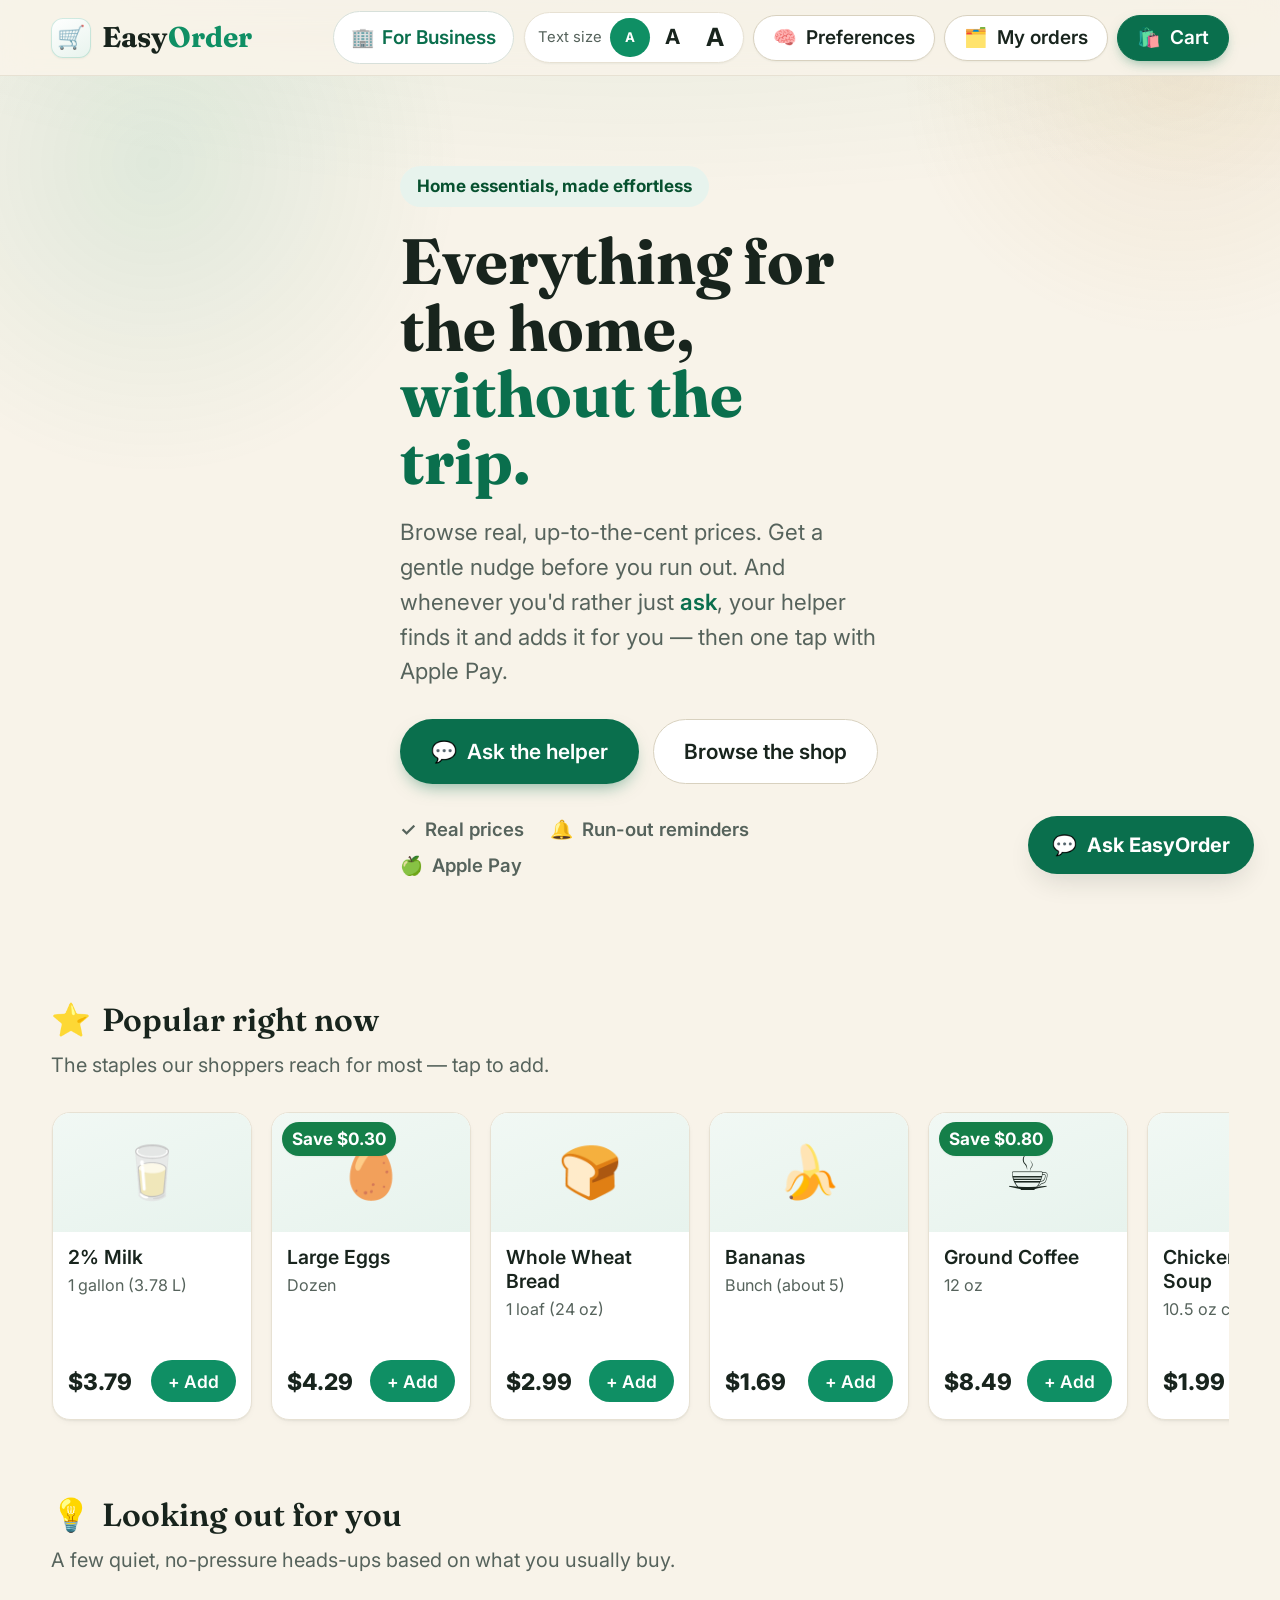
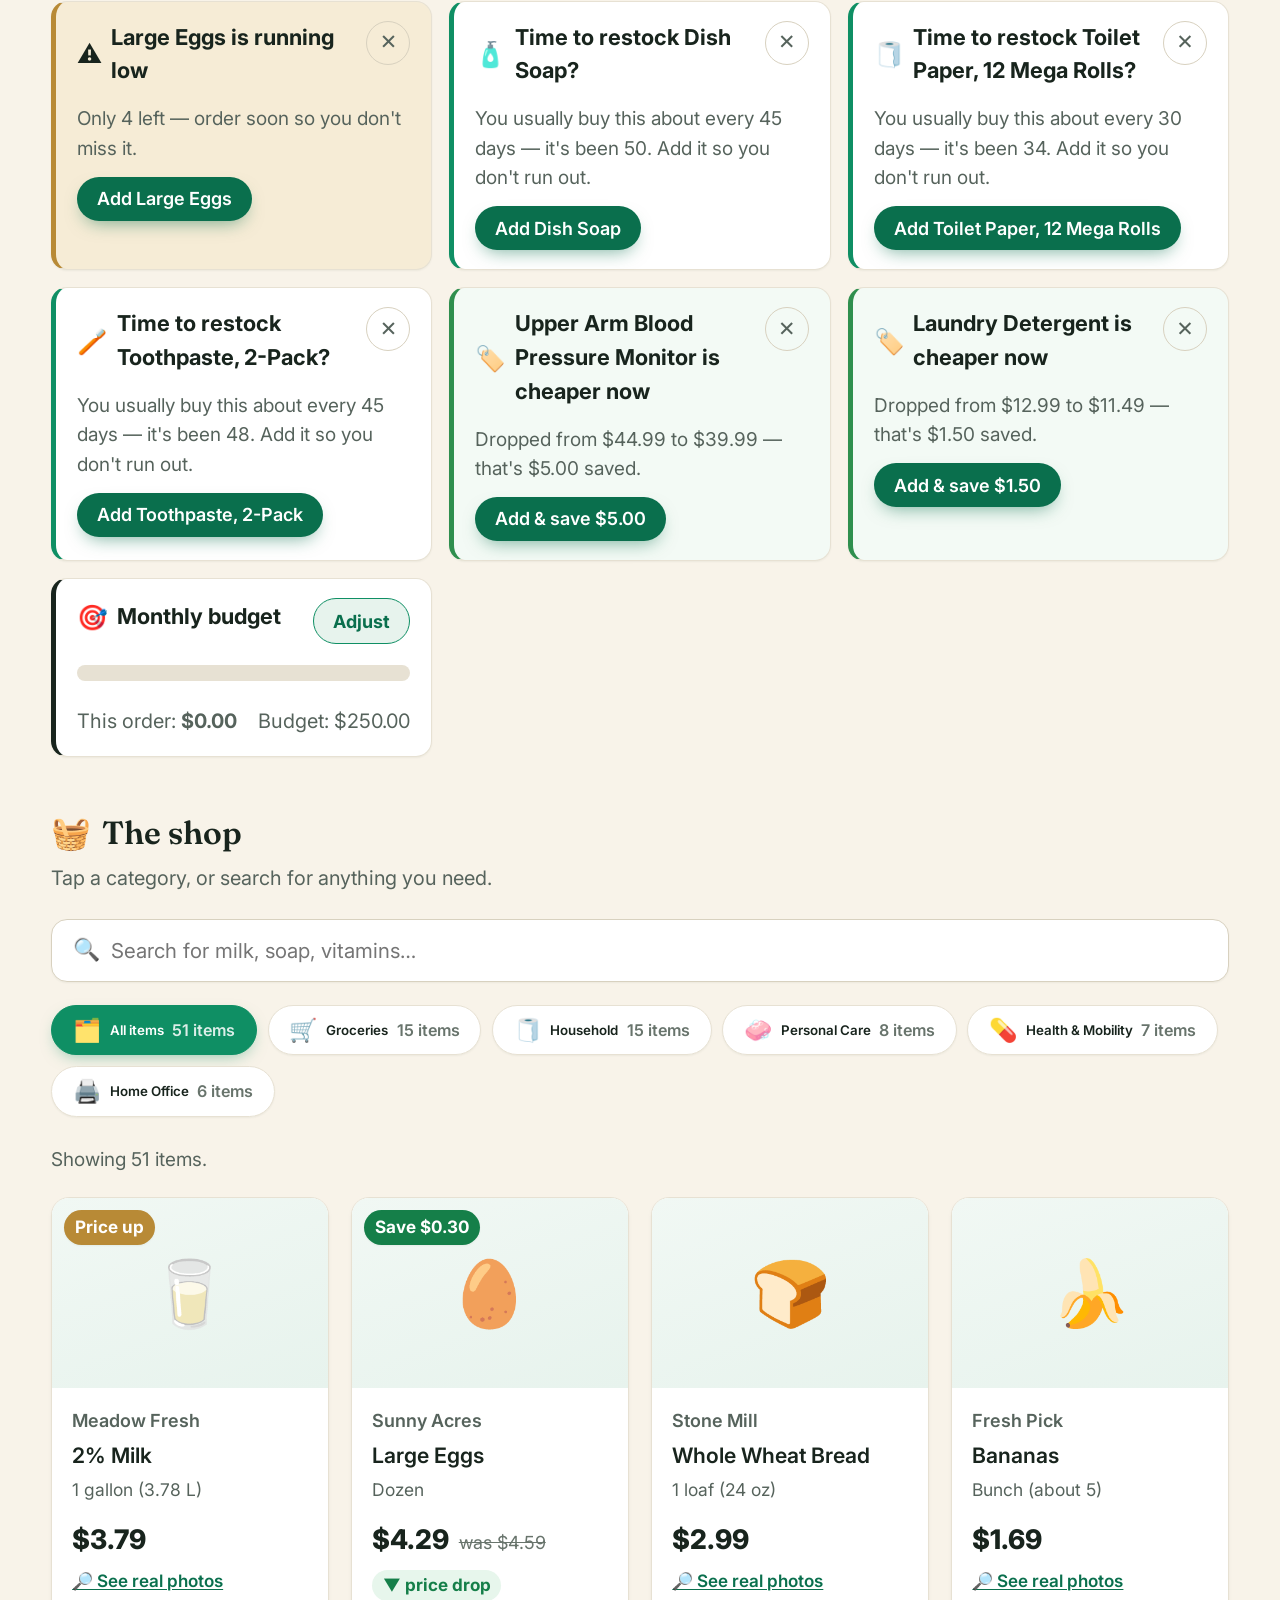
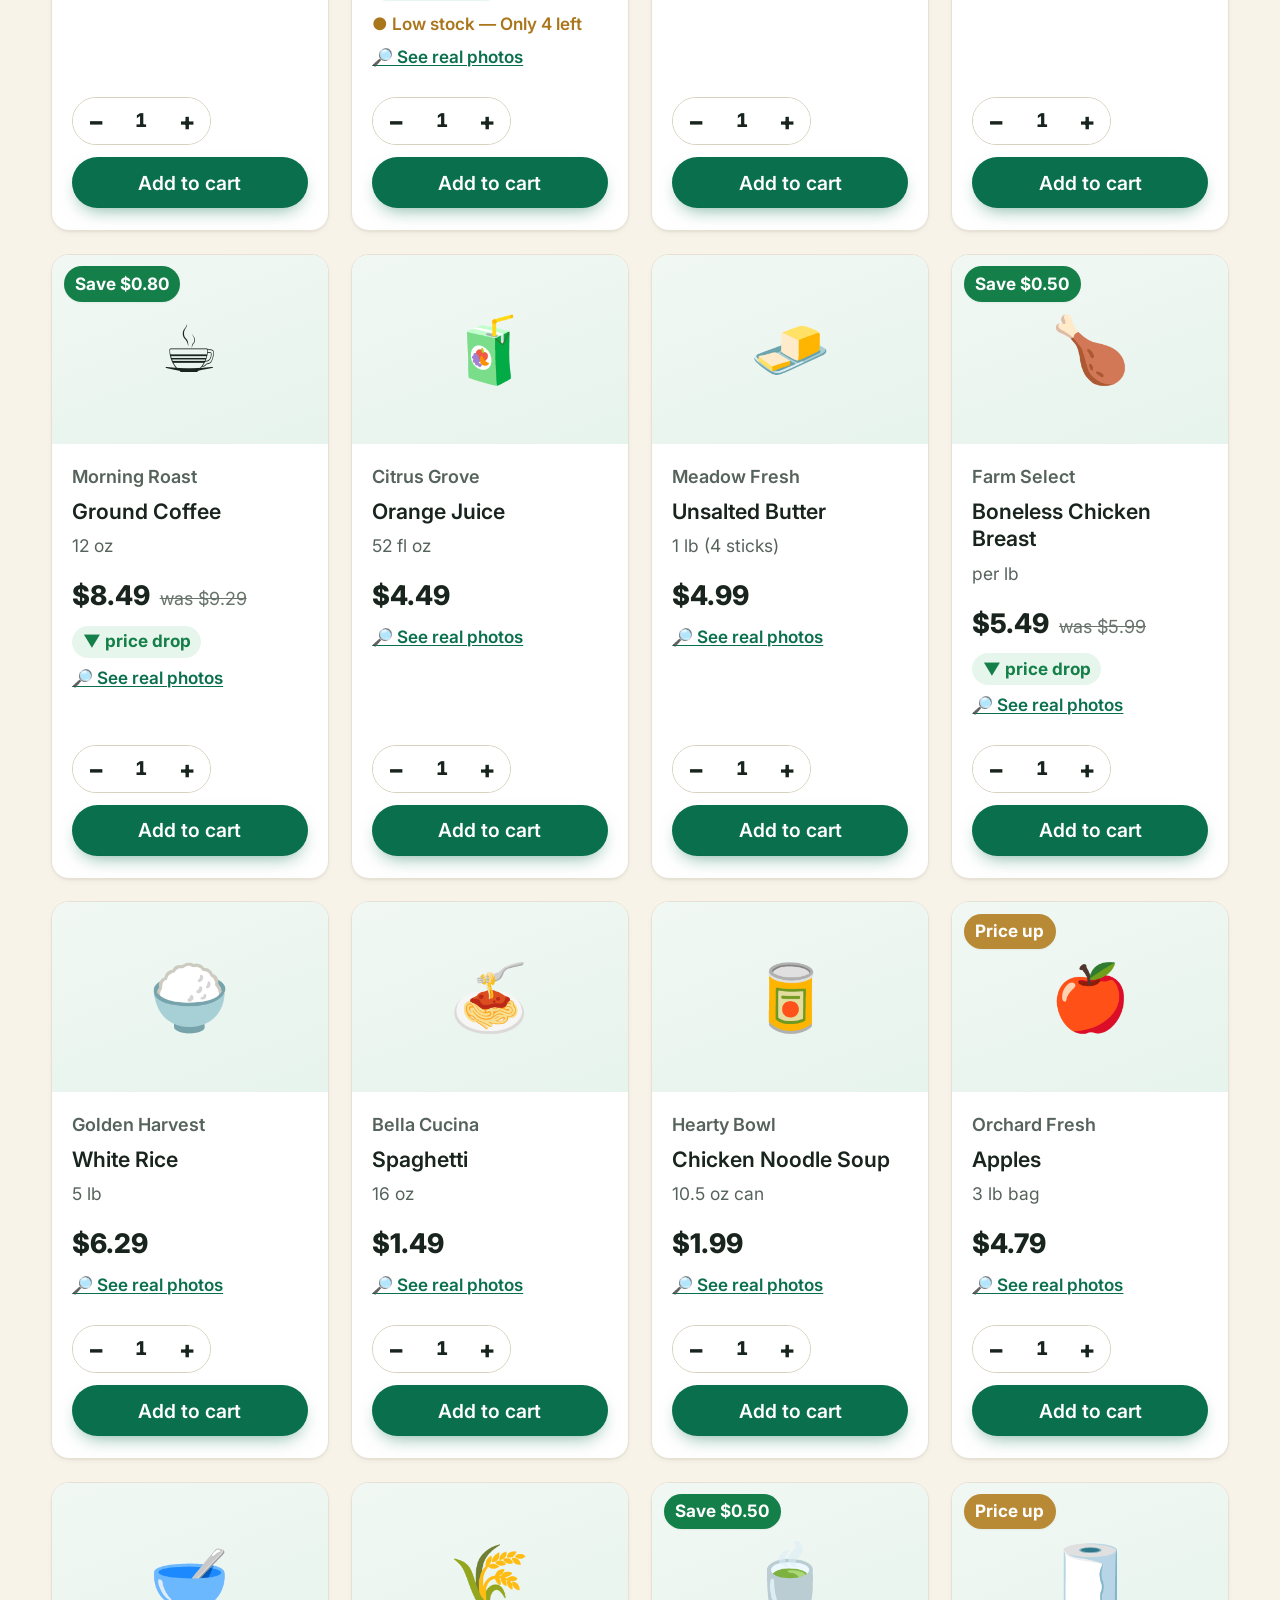
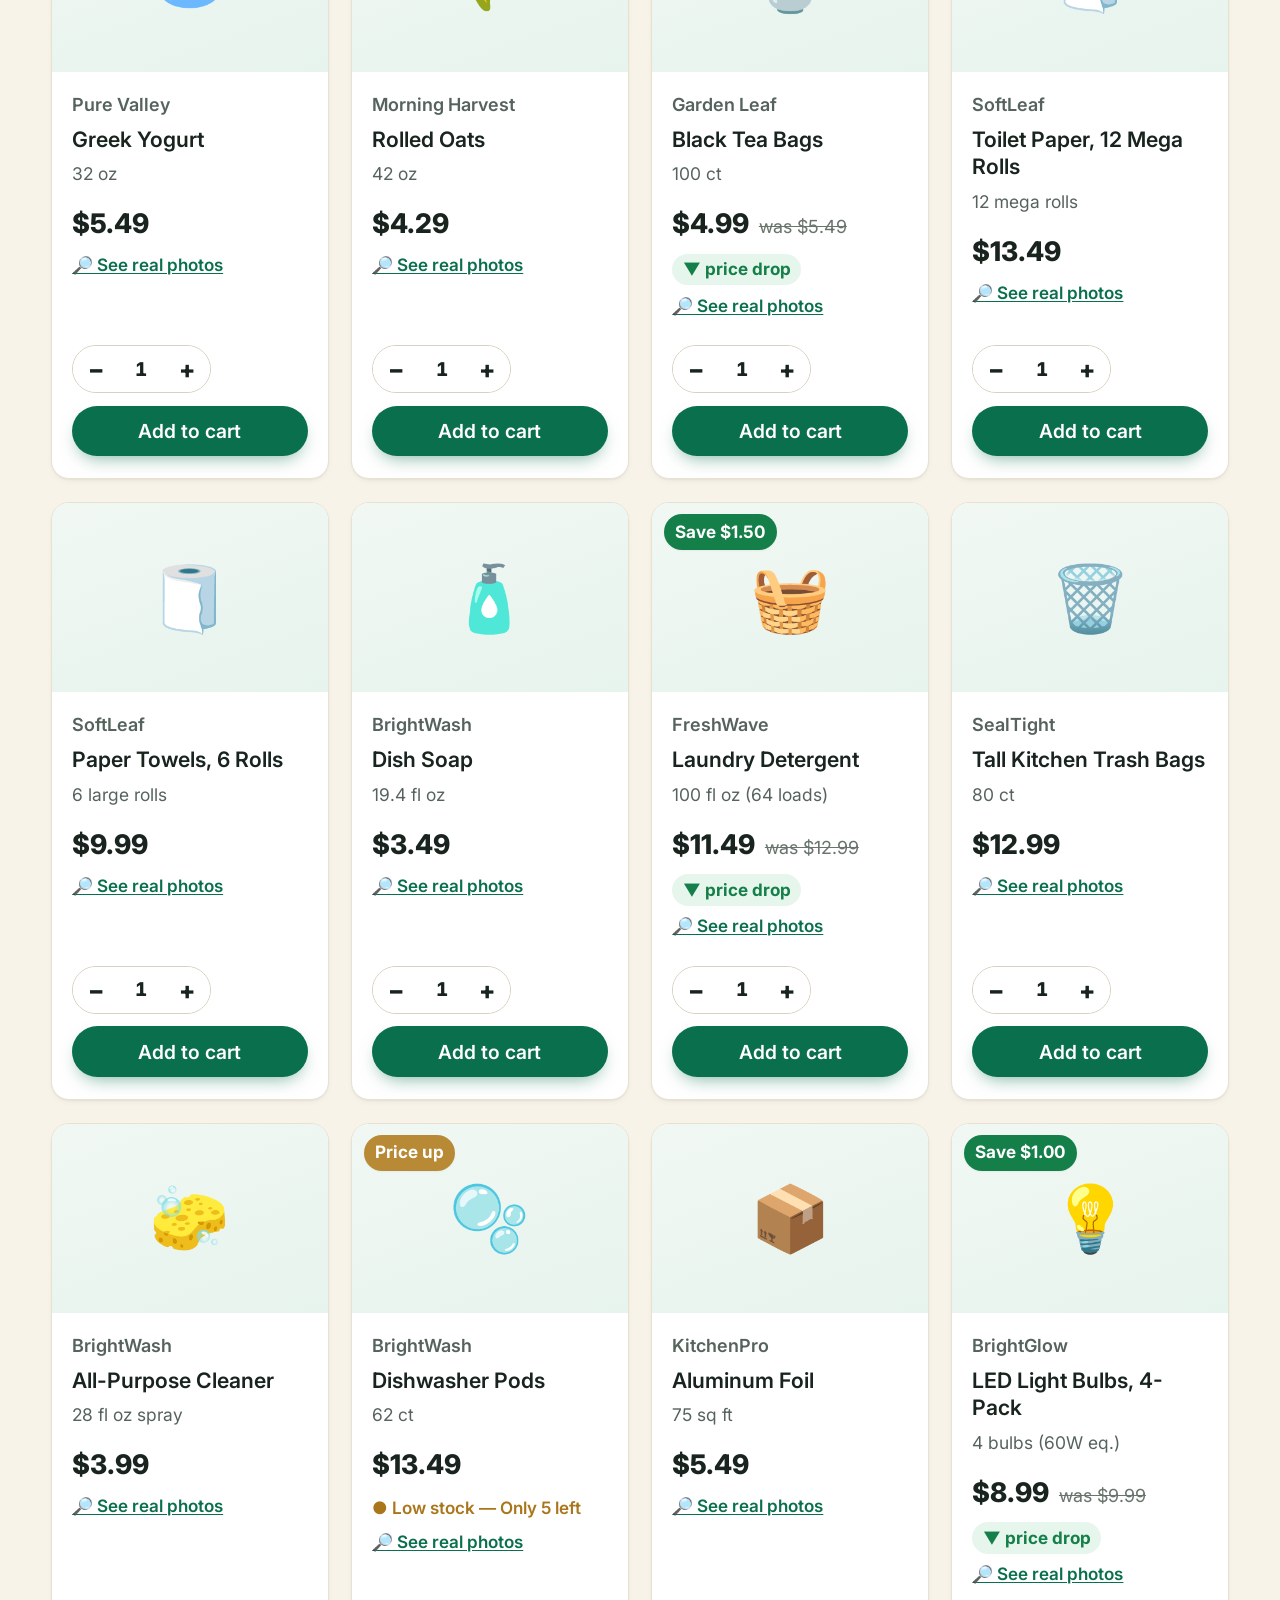
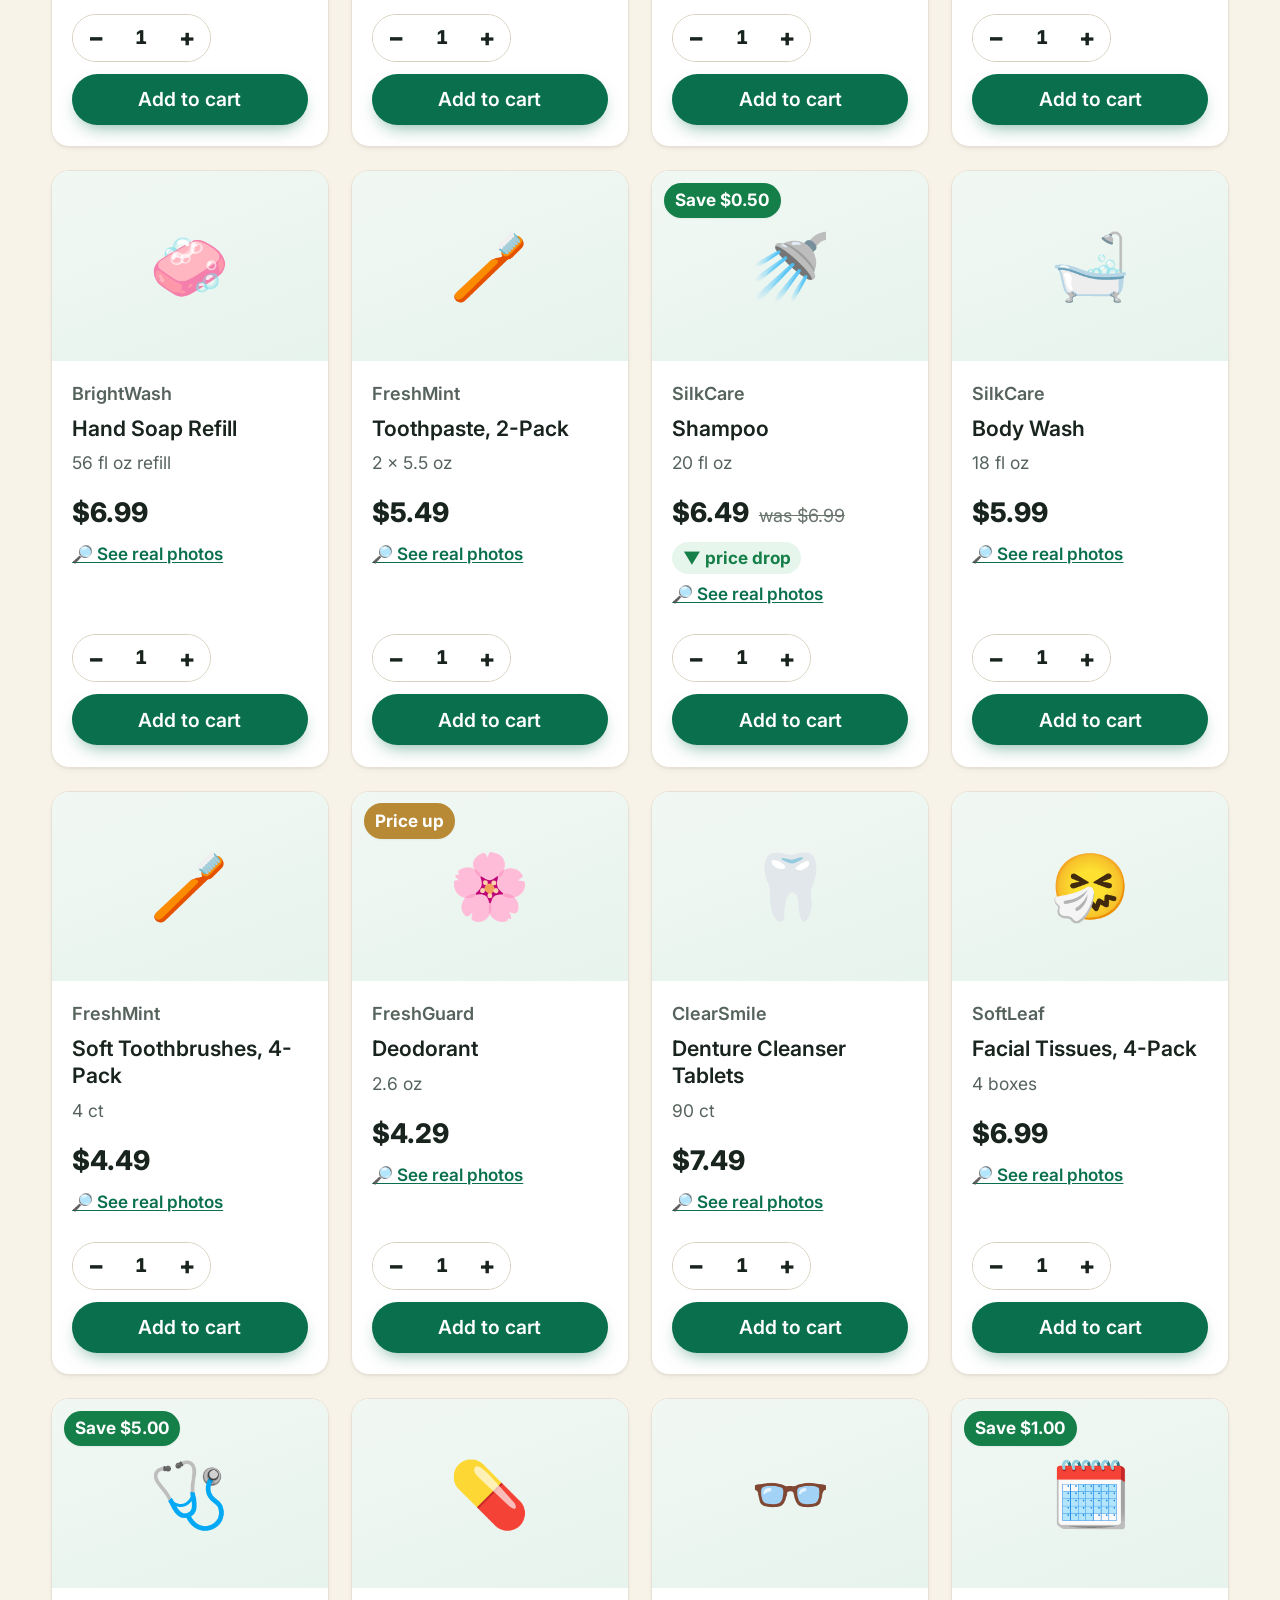
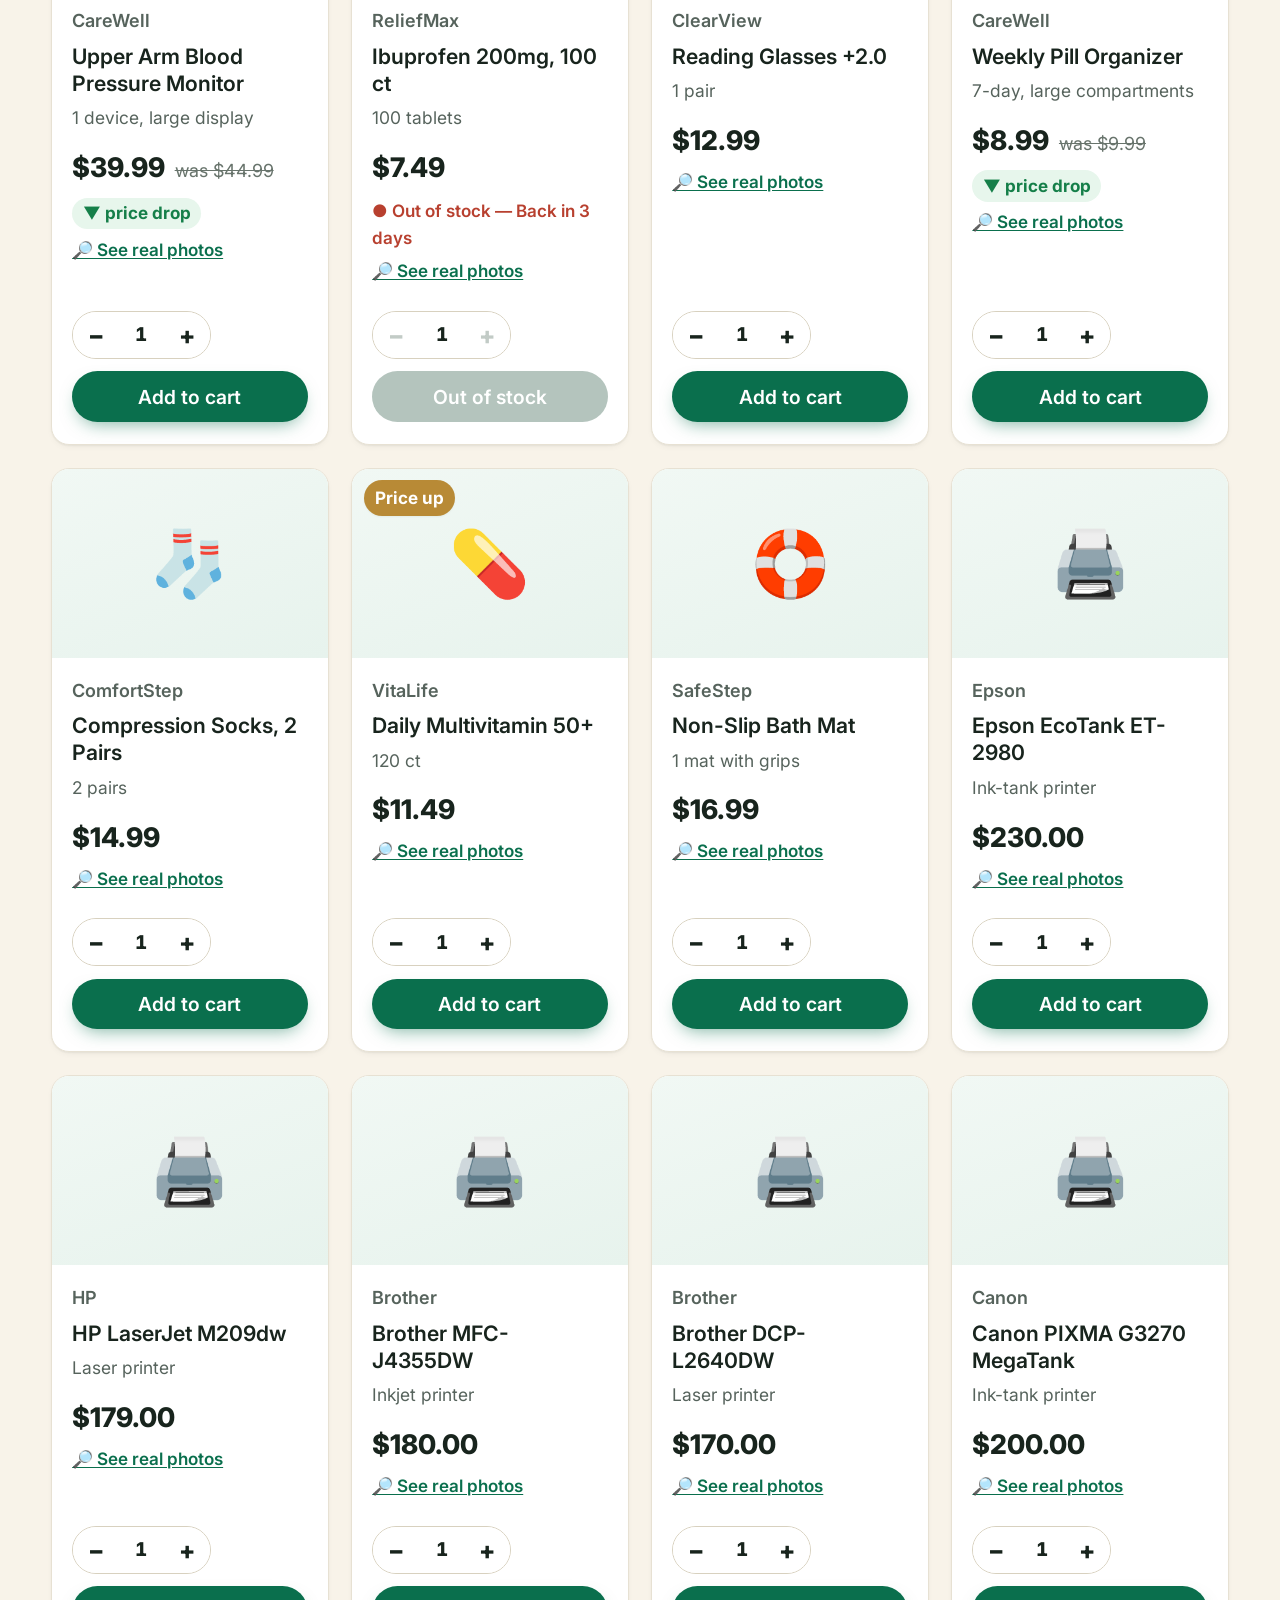
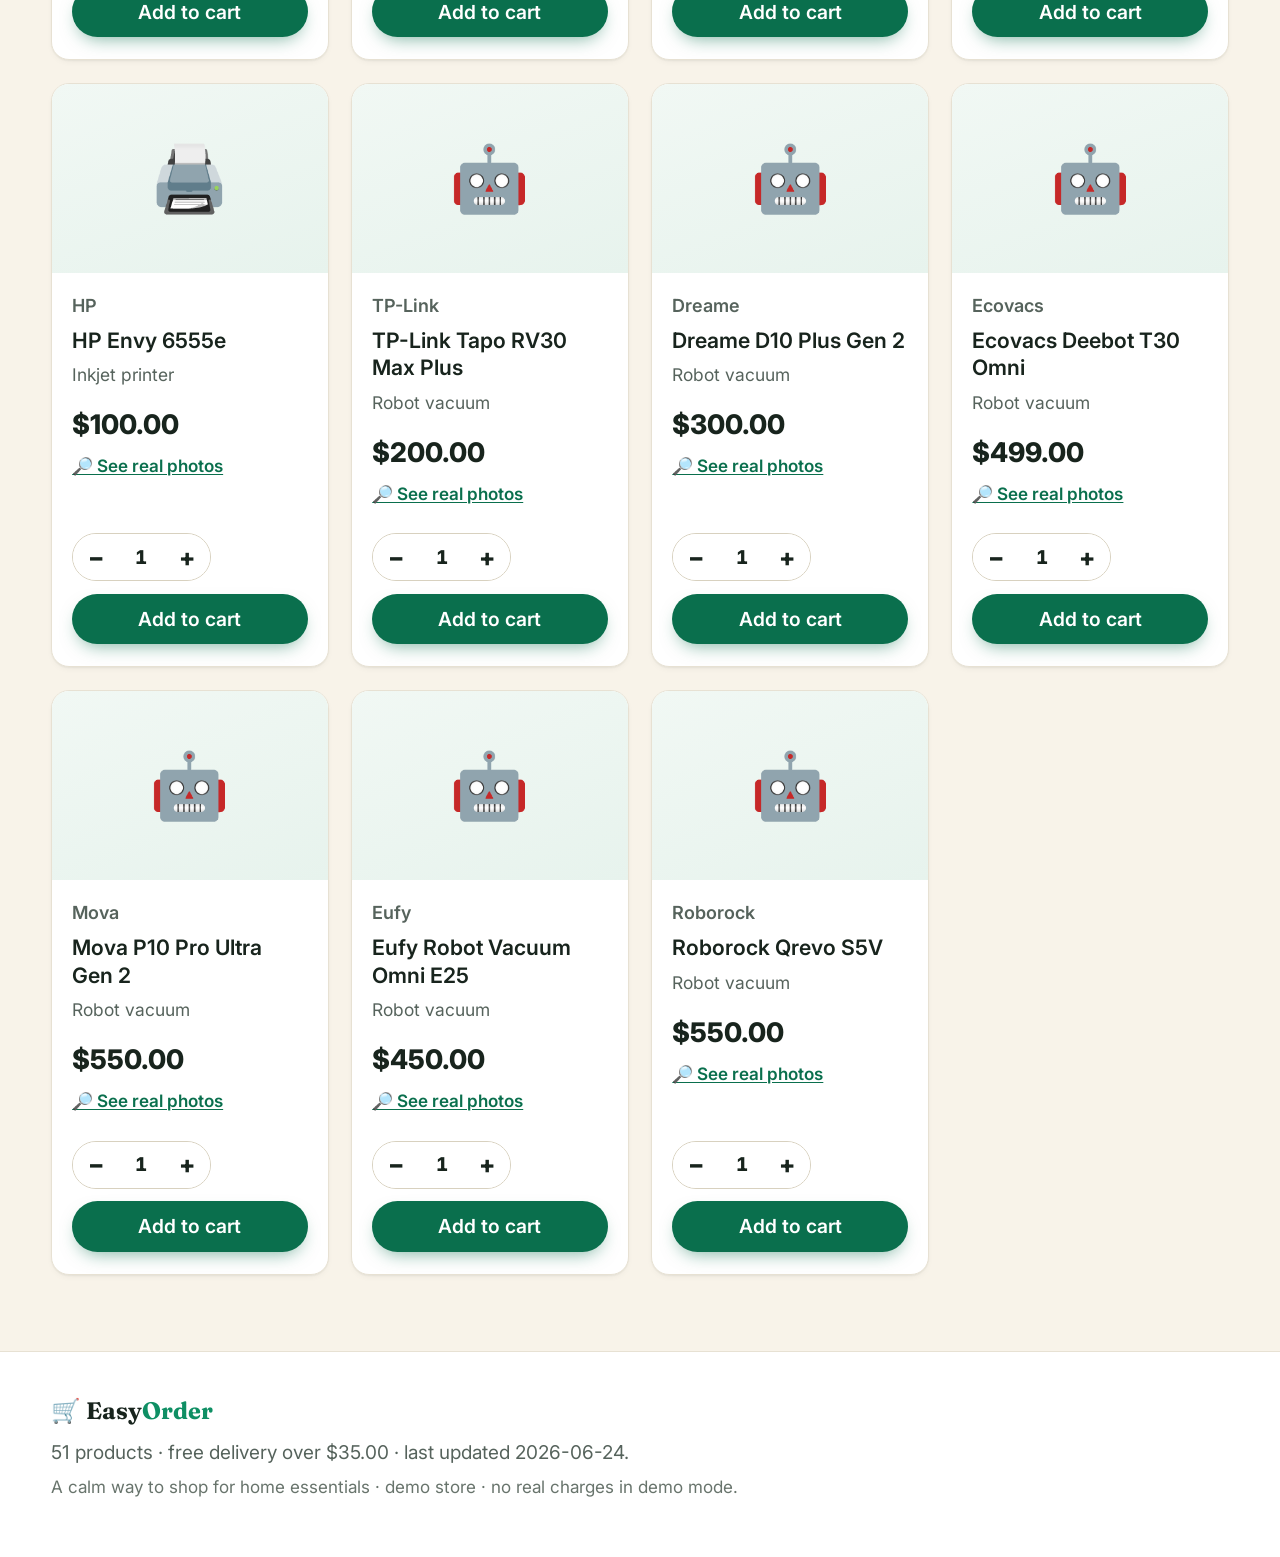
<file: index.html>
<!DOCTYPE html>
<html lang="en">
<head>
  <meta charset="UTF-8" />
  <meta name="viewport" content="width=device-width, initial-scale=1.0" />
  <title>EasyOrder — home essentials, delivered easy</title>
  <meta name="description" content="A calm, simple shop for home essentials. Browse real prices, get gentle reminders before you run out, ask the helper anything, and pay in one tap with Apple Pay." />
  <meta name="theme-color" content="#10996f" />
  <link rel="icon" href="data:image/svg+xml,<svg xmlns='http://www.w3.org/2000/svg' viewBox='0 0 24 24'><circle cx='12' cy='12' r='11' fill='%2310996f'/><path fill='%23fff' d='M7 17.5c-.8 0-1.5.7-1.5 1.5S6.2 20.5 7 20.5 8.5 19.8 8.5 19 7.8 17.5 7 17.5zm8 0c-.8 0-1.5.7-1.5 1.5s.7 1.5 1.5 1.5 1.5-.7 1.5-1.5-.7-1.5-1.5-1.5zM6 5l1.2 2.5h7.2c.5 0 1-.3 1.2-.8l1.6-3.3H6.4L5.8 2H3.5v1.5h1.4z'/></svg>" type="image/svg+xml" />
  <meta property="og:title" content="EasyOrder — home essentials, delivered easy" />
  <meta property="og:description" content="Browse real prices, get reminders before you run out, ask the helper anything, and pay in one tap." />
  <meta property="og:type" content="website" />
  <link rel="preconnect" href="https://fonts.googleapis.com" />
  <link rel="preconnect" href="https://fonts.gstatic.com" crossorigin />
  <link href="https://fonts.googleapis.com/css2?family=Fraunces:opsz,wght@9..144,500;9..144,600;9..144,700&family=Inter:wght@400;500;600;700&display=swap" rel="stylesheet" />
  <link rel="stylesheet" href="store.css?v=9" />
</head>
<body>
  <a class="skip-link" href="#shop">Skip to the shop</a>
  <div id="live" class="sr-only" aria-live="polite" aria-atomic="true"></div>

  <header class="topbar">
    <div class="wrap topbar-inner">
      <a class="brand" href="#top" aria-label="EasyOrder home">
        <span class="brand-dot" aria-hidden="true">🛒</span>
        <span class="brand-name">Easy<span>Order</span></span>
      </a>
      <div class="topbar-tools">
        <a href="pro/" title="EasyOrder Workspace - business procurement (demo)"
           style="display:inline-flex;align-items:center;gap:.4rem;padding:.55rem .9rem;border-radius:999px;border:1px solid #d7e0da;color:#0a6f4d;text-decoration:none;font-weight:600;background:#fff;white-space:nowrap">
          <span aria-hidden="true">🏢</span> For Business
        </a>
        <div class="textsize" role="group" aria-label="Text size">
          <span class="textsize-label" aria-hidden="true">Text&nbsp;size</span>
          <button class="ts-btn" data-size="base" aria-pressed="true" title="Normal text">A</button>
          <button class="ts-btn ts-mid" data-size="large" aria-pressed="false" title="Larger text">A</button>
          <button class="ts-btn ts-big" data-size="xlarge" aria-pressed="false" title="Largest text">A</button>
        </div>
        <button class="pill-btn ghost-pill" id="prefsOpen" aria-label="Things I remember about you">
          <span aria-hidden="true">🧠</span> <span class="pill-text">Preferences</span>
        </button>
        <button class="pill-btn ghost-pill" id="ordersOpen" aria-label="Your purchases and warranties">
          <span aria-hidden="true">🗂️</span> <span class="pill-text">My orders</span>
        </button>
        <button class="pill-btn cart-pill" id="cartOpen" aria-haspopup="dialog" aria-label="Open your cart">
          <span aria-hidden="true">🛍️</span> <span class="pill-text">Cart</span>
          <span class="cart-count" id="cartCount" aria-hidden="true">0</span>
        </button>
      </div>
    </div>
  </header>

  <main id="top">
    <!-- Hero -->
    <section class="hero">
      <div class="hero-bg" aria-hidden="true"></div>
      <div class="wrap hero-inner">
        <p class="hero-eyebrow">Home essentials, made effortless</p>
        <h1 class="hero-title">Everything for the home,<br><span>without the trip.</span></h1>
        <p class="hero-sub">Browse real, up-to-the-cent prices. Get a gentle nudge before you run out. And whenever you'd rather just <em>ask</em>, your helper finds it and adds it for you — then one tap with Apple&nbsp;Pay.</p>
        <div class="hero-actions">
          <button class="btn btn-primary btn-lg" id="conciergeOpen">
            <span aria-hidden="true">💬</span> Ask the helper
          </button>
          <a class="btn btn-ghost btn-lg" href="#shop">Browse the shop</a>
        </div>
        <ul class="hero-trust">
          <li><span aria-hidden="true">✓</span> Real prices</li>
          <li><span aria-hidden="true">🔔</span> Run-out reminders</li>
          <li><span aria-hidden="true">🍏</span> Apple&nbsp;Pay</li>
        </ul>
      </div>
    </section>

    <div class="wrap">
      <!-- Popular / featured -->
      <section class="featured" id="featured" aria-label="Popular items" hidden>
        <div class="section-head">
          <h2><span aria-hidden="true">⭐</span> Popular right now</h2>
          <p>The staples our shoppers reach for most — tap to add.</p>
        </div>
        <div class="featured-row" id="featuredRow"></div>
      </section>

      <!-- Looking out for you -->
      <section class="proactive" id="proactive" aria-label="Helpful reminders" hidden>
        <div class="section-head">
          <h2><span aria-hidden="true">💡</span> Looking out for you</h2>
          <p>A few quiet, no-pressure heads-ups based on what you usually buy.</p>
        </div>
        <div class="proactive-cards" id="proactiveCards"></div>
      </section>

      <!-- The shop -->
      <section class="shop" id="shop" aria-label="Shop">
        <div class="section-head">
          <h2><span aria-hidden="true">🧺</span> The shop</h2>
          <p>Tap a category, or search for anything you need.</p>
        </div>
        <div class="search-wrap">
          <span class="search-ico" aria-hidden="true">🔍</span>
          <label for="searchInput" class="sr-only">Search products</label>
          <input type="search" id="searchInput" class="search-input" placeholder="Search for milk, soap, vitamins…" autocomplete="off" />
        </div>
        <nav class="categories" id="categories" aria-label="Shop by category"></nav>
        <p class="results-note" id="resultsNote" role="status"></p>
        <div class="grid" id="grid"></div>
      </section>
    </div>
  </main>

  <footer class="site-footer">
    <div class="wrap">
      <p class="foot-brand"><span aria-hidden="true">🛒</span> Easy<span>Order</span></p>
      <p class="foot-note" id="footNote"></p>
      <p class="foot-fine">A calm way to shop for home essentials · demo store · no real charges in demo mode.</p>
    </div>
  </footer>

  <!-- ===== AI concierge ===== -->
  <button class="concierge-fab" id="conciergeFab" aria-haspopup="dialog" aria-label="Ask the EasyOrder helper">
    <span aria-hidden="true">💬</span> <span class="fab-text">Ask&nbsp;EasyOrder</span>
  </button>
  <div class="concierge-backdrop" id="conciergeBackdrop" hidden></div>
  <aside class="concierge" id="concierge" role="dialog" aria-modal="true" aria-labelledby="conciergeTitle" hidden>
    <div class="concierge-head">
      <div class="concierge-id">
        <span class="concierge-avatar" aria-hidden="true">🛒</span>
        <div><strong id="conciergeTitle">EasyOrder Helper</strong><span class="concierge-status"><i class="dot"></i> here to help</span></div>
      </div>
      <button class="icon-btn" id="conciergeClose" aria-label="Close helper">✕</button>
    </div>
    <div class="chat-scroll" id="chatScroll">
      <section class="welcome" id="welcome">
        <div class="welcome-avatar" aria-hidden="true">👋</div>
        <h2>Hi — how can I help?</h2>
        <p>Tell me what you need in your own words.<br>I'll compare options and explain my pick. You always choose.</p>
      </section>
      <div class="chat-messages" id="chatMessages" aria-live="polite"></div>
    </div>
    <div class="composer">
      <div class="suggest" id="chatSuggestions"></div>
      <form class="composer-bar" id="chatForm" autocomplete="off">
        <label for="chatInput" class="sr-only">Type your message</label>
        <input id="chatInput" type="text" placeholder="Type here, like “I need milk and bread”…" />
        <button class="send" type="submit" aria-label="Send message">
          <svg viewBox="0 0 24 24" width="24" height="24" aria-hidden="true"><path fill="currentColor" d="M12 4l-1.4 1.4L16.2 11H4v2h12.2l-5.6 5.6L12 20l8-8z" transform="rotate(-90 12 12)"/></svg>
        </button>
      </form>
      <p class="composer-note" id="chatNote"></p>
    </div>
  </aside>

  <!-- Cart drawer -->
  <div class="drawer-backdrop" id="drawerBackdrop" hidden></div>
  <aside class="cart-drawer" id="cartDrawer" role="dialog" aria-modal="true" aria-labelledby="cartTitle" hidden>
    <div class="drawer-head">
      <h2 id="cartTitle">Your cart</h2>
      <button class="icon-btn" id="cartClose" aria-label="Close cart">✕</button>
    </div>
    <div class="drawer-body" id="cartBody"></div>
    <div class="drawer-foot" id="cartFoot"></div>
  </aside>

  <!-- Confirmation / receipt modal -->
  <div class="modal-backdrop" id="modal" hidden>
    <div class="modal" role="dialog" aria-modal="true" aria-labelledby="modalTitle">
      <button class="modal-close" id="modalClose" aria-label="Close">✕</button>
      <div id="modalBody"></div>
    </div>
  </div>

  <script src="vendor/confetti.min.js?v=1"></script>
  <script src="app.js?v=13"></script>
  <script src="assistant.js?v=18"></script>
</body>
</html>
</file>
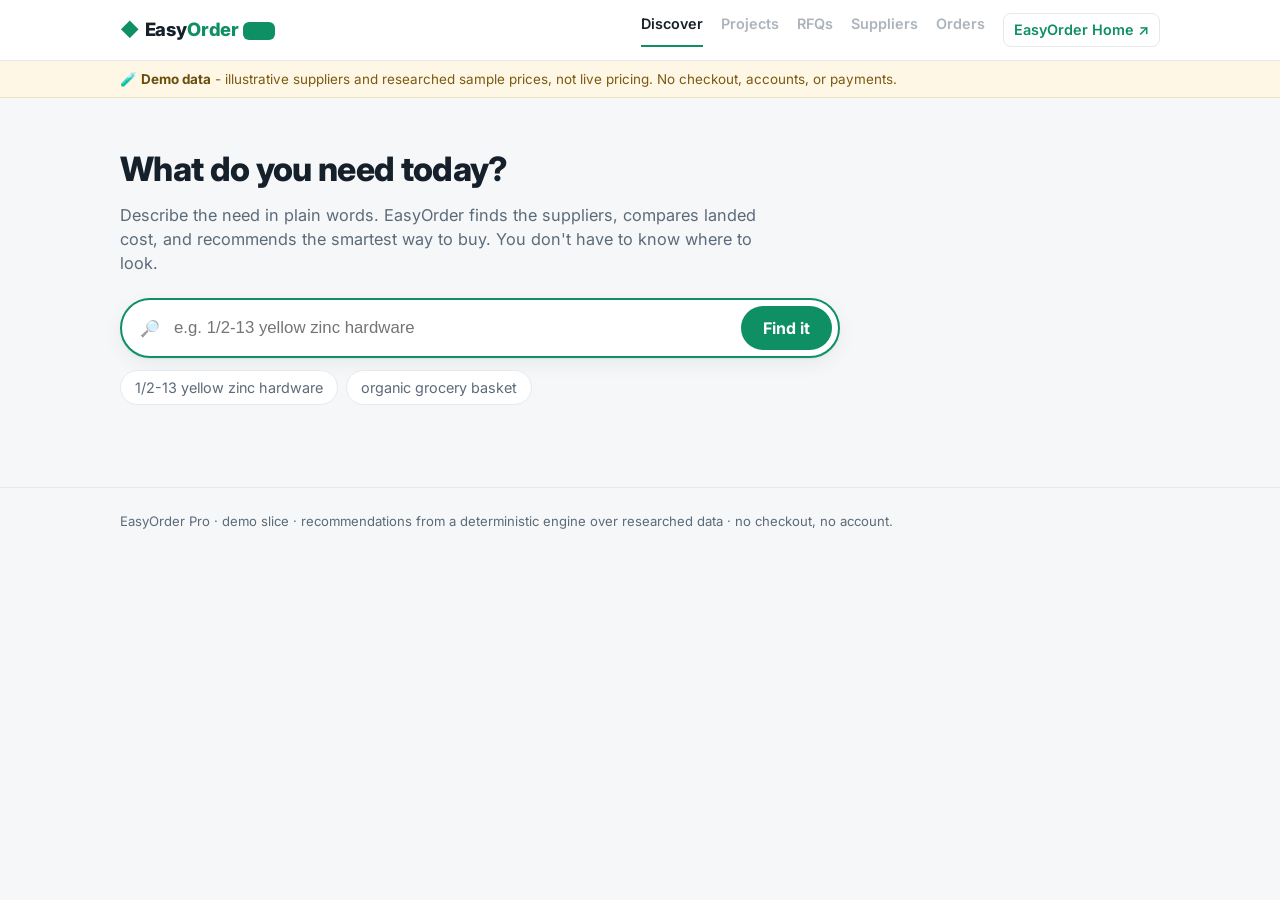
<file: pro/index.html>
<!DOCTYPE html>
<html lang="en">
<head>
  <meta charset="UTF-8" />
  <meta name="viewport" content="width=device-width, initial-scale=1.0" />
  <title>EasyOrder Pro - procurement workspace</title>
  <meta name="description" content="Tell EasyOrder what you need. It discovers suppliers, compares landed cost, and recommends the smartest way to procure it." />
  <meta name="theme-color" content="#0f8f64" />
  <link rel="icon" href="data:image/svg+xml,<svg xmlns='http://www.w3.org/2000/svg' viewBox='0 0 24 24'><rect width='24' height='24' rx='6' fill='%230f8f64'/><path fill='%23fff' d='M6 12l3.5 3.5L18 7l-1.5-1.5L9.5 12.5 7.5 10.5z'/></svg>" type="image/svg+xml" />
  <link href="https://fonts.googleapis.com/css2?family=Inter:wght@400;500;600;700;800&display=swap" rel="stylesheet" />
  <link rel="stylesheet" href="pro.css?v=5" />
</head>
<body>
  <header class="topbar">
    <div class="wrap topbar-inner">
      <a class="brand" href="#top">
        <span class="brand-mark" aria-hidden="true">◆</span>
        Easy<span>Order</span> <span class="brand-tag">Pro</span>
      </a>
      <nav class="topnav" aria-label="Workspace">
        <span class="nav-item active">Discover</span>
        <span class="nav-item muted" title="Coming soon">Projects</span>
        <span class="nav-item muted" title="Coming soon">RFQs</span>
        <span class="nav-item muted" title="Coming soon">Suppliers</span>
        <span class="nav-item muted" title="Coming soon">Orders</span>
        <a class="nav-item homelink" href="../" title="Back to the EasyOrder consumer storefront">EasyOrder Home ↗</a>
      </nav>
    </div>
  </header>

  <div class="demobar">
    <div class="wrap">🧪 <b>Demo data</b> - illustrative suppliers and researched sample prices, not live pricing. No checkout, accounts, or payments.</div>
  </div>

  <main id="top">
    <section class="hero">
      <div class="wrap">
        <h1 class="hero-title">What do you need today?</h1>
        <p class="hero-sub">Describe the need in plain words. EasyOrder finds the suppliers, compares landed cost, and recommends the smartest way to buy. You don't have to know where to look.</p>
        <form class="cbar" id="cbar" autocomplete="off">
          <span class="cbar-ico" aria-hidden="true">🔎</span>
          <input id="cbarInput" class="cbar-input" type="text"
                 placeholder="e.g. 1/2-13 yellow zinc hardware" aria-label="What do you need?" />
          <button class="cbar-go" type="submit">Find it</button>
        </form>
        <div class="chips" id="chips">
          <button class="chip" data-q="1/2-13 yellow zinc hardware">1/2-13 yellow zinc hardware</button>
          <button class="chip" data-q="organic grocery basket">organic grocery basket</button>
        </div>
      </div>
    </section>

    <section class="wrap results-wrap">
      <div id="routeline" class="routeline" hidden></div>

      <section id="listSection" class="listpanel" hidden>
        <div class="listhead">
          <h2 class="lh-title">Your material list</h2>
          <div class="lh-actions">
            <button class="btn-sm" id="addRow">+ Add item</button>
            <button class="btn-sm ghost" id="resetList">Reset to sample</button>
          </div>
        </div>
        <div class="tbl-scroll"><table class="mattbl" id="mattbl"></table></div>
        <p class="list-hint">Edit anything above and the recommendations update automatically. Your list is saved on this device.</p>
      </section>

      <div id="results" class="results"></div>
    </section>
  </main>

  <!-- See Breakdown drawer -->
  <div class="modal-backdrop" id="bkBackdrop" hidden></div>
  <aside class="breakdown" id="breakdown" role="dialog" aria-modal="true" aria-labelledby="bkTitle" hidden>
    <div class="bk-head">
      <h2 id="bkTitle">Breakdown</h2>
      <button class="icon-btn" id="bkClose" aria-label="Close breakdown">✕</button>
    </div>
    <div class="bk-body" id="bkBody"></div>
  </aside>

  <footer class="foot"><div class="wrap">EasyOrder Pro · demo slice · recommendations from a deterministic engine over researched data · no checkout, no account.</div></footer>

  <script type="module" src="pro.js?v=3"></script>
</body>
</html>
</file>
<file: store.css>
/* EasyOrder — storefront. The shop is the page; the AI is a concierge you open.
   Warm, premium, calm, elder-friendly (large type, strong contrast, big targets). */

:root {
  --accent: #0f8f64;
  --accent-dark: #0a6f4d;
  --accent-deep: #07512f;
  --accent-soft: #e7f3ed;
  --accent-tint: #f1f8f4;
  --gold: #b88a36;
  --gold-soft: #f6ecd6;
  --ink: #18241d;
  --ink-soft: #56635c;
  --ink-faint: #68746c;
  --paper: #f8f3e9;          /* warm cream */
  --paper-2: #f1ebdd;
  --surface: #ffffff;
  --surface-2: #f5f1e8;
  --line: #e7e1d3;
  --line-strong: #d8d1bf;
  --warn: #a9761c;
  --warn-soft: #fbf2e0;
  --danger: #b8402f;
  --shadow-xs: 0 1px 2px rgba(24, 36, 29, .05);
  --shadow-sm: 0 1px 2px rgba(24, 36, 29, .05), 0 3px 10px -5px rgba(24, 36, 29, .12);
  --shadow: 0 3px 8px -3px rgba(24, 36, 29, .08), 0 16px 34px -14px rgba(16, 50, 34, .18);
  --shadow-lg: 0 12px 28px -8px rgba(24, 36, 29, .16), 0 40px 70px -30px rgba(10, 50, 32, .4);
  --ring: 0 0 0 4px rgba(15, 143, 100, .2);
  --r-sm: 12px; --r: 16px; --r-lg: 18px; --r-xl: 18px;
  --scale: 1;
  font-size: calc(19px * var(--scale));
}
html[data-size="large"]  { --scale: 1.15; }
html[data-size="xlarge"] { --scale: 1.32; }

* { box-sizing: border-box; }
[hidden] { display: none !important; }
body {
  margin: 0; font-family: "Inter", system-ui, -apple-system, "Segoe UI", Roboto, sans-serif;
  color: var(--ink); background: var(--paper); line-height: 1.55; -webkit-font-smoothing: antialiased;
}
body::before { content: ""; position: fixed; inset: 0; z-index: -1; pointer-events: none;
  background: radial-gradient(120% 50% at 50% -8%, rgba(15,143,100,.08), transparent 60%),
              radial-gradient(60% 40% at 100% 0, rgba(184,138,54,.06), transparent 55%); }
::selection { background: rgba(15,143,100,.18); }
h1, h2, h3 { font-family: "Fraunces", Georgia, serif; font-weight: 600; letter-spacing: 0; margin: 0; }
a { color: var(--accent-dark); }
button { font-family: inherit; }
:focus-visible {
  outline: 3px solid var(--accent-dark);
  outline-offset: 3px;
  box-shadow: var(--ring);
  border-radius: 10px;
}
img { max-width: 100%; }

.wrap { width: min(1180px, 92vw); margin: 0 auto; }
.sr-only { position: absolute; width: 1px; height: 1px; padding: 0; margin: -1px; overflow: hidden; clip: rect(0 0 0 0); white-space: nowrap; border: 0; }
.skip-link { position: absolute; left: -999px; top: 0; z-index: 300; background: var(--ink); color: #fff; padding: .7rem 1.1rem; border-radius: 0 0 10px 0; }
.skip-link:focus { left: 0; }

/* ---------- Buttons ---------- */
.btn { font-family: inherit; font-weight: 600; font-size: 1.02rem; cursor: pointer; border-radius: 999px; border: 1.5px solid transparent; min-height: 50px; padding: .65rem 1.3rem; display: inline-flex; align-items: center; justify-content: center; gap: .5rem; transition: background .15s, border-color .15s, transform .1s, box-shadow .15s; text-decoration: none; }
.btn-primary { background: var(--accent-dark); color: #fff; box-shadow: 0 8px 18px -7px rgba(10,111,77,.55); }
.btn-primary:hover { background: var(--accent-dark); transform: translateY(-1px); }
.btn-primary:disabled { background: #b4c4bd; box-shadow: none; cursor: not-allowed; transform: none; }
.btn-ghost { background: var(--surface); color: var(--ink); border-color: var(--line-strong); }
.btn-ghost:hover { border-color: var(--accent); }
.btn-lg { min-height: 58px; font-size: 1.1rem; padding: .8rem 1.6rem; }
.btn-block { width: 100%; }
.btn-small { min-height: 44px; font-size: .95rem; padding: .45rem 1rem; }

/* ---------- Topbar ---------- */
.topbar { position: sticky; top: 0; z-index: 60; background: rgba(248,243,233,.82); backdrop-filter: saturate(1.4) blur(14px); -webkit-backdrop-filter: saturate(1.4) blur(14px); border-bottom: 1px solid var(--line); }
.topbar-inner { display: flex; align-items: center; justify-content: space-between; gap: 1rem; padding: .6rem 0; }
.brand { display: inline-flex; align-items: center; gap: .55rem; text-decoration: none; color: var(--ink); font-weight: 700; font-size: clamp(1.2rem, 1.4vw + .8rem, 1.5rem); font-family: "Fraunces", serif; }
.brand-dot { width: 40px; height: 40px; border-radius: 12px; display: grid; place-items: center; font-size: 1.2rem; background: linear-gradient(150deg, #fff, var(--accent-soft)); box-shadow: inset 0 0 0 1px rgba(15,143,100,.18), var(--shadow-xs); }
.brand-name span { color: var(--accent); }
.topbar-tools { display: flex; align-items: center; gap: .5rem; flex-wrap: wrap; justify-content: flex-end; }
.textsize { display: inline-flex; align-items: center; gap: .15rem; background: var(--surface); border: 1px solid var(--line); border-radius: 999px; padding: .22rem .4rem; box-shadow: var(--shadow-xs); }
.textsize-label { font-size: .78rem; color: var(--ink-soft); margin: 0 .25rem 0 .3rem; white-space: nowrap; }
.ts-btn { min-width: 2.1rem; min-height: 2.1rem; border: 0; background: transparent; cursor: pointer; border-radius: 999px; color: var(--ink); font-weight: 700; line-height: 1; }
.ts-btn.ts-mid { font-size: 1.1rem; } .ts-btn.ts-big { font-size: 1.32rem; }
.ts-btn:hover { background: var(--surface-2); }
.ts-btn[aria-pressed="true"] { background: var(--accent); color: #fff; }
.pill-btn { display: inline-flex; align-items: center; gap: .45rem; background: var(--surface); color: var(--ink); border: 1px solid var(--line-strong); cursor: pointer; font-weight: 600; font-size: 1rem; padding: .55rem 1rem; min-height: 46px; border-radius: 999px; box-shadow: var(--shadow-xs); position: relative; white-space: nowrap; transition: transform .1s, box-shadow .15s, border-color .15s, background .15s; }
.pill-btn:hover { border-color: var(--accent); box-shadow: var(--shadow-sm); transform: translateY(-1px); }
.pill-btn:active { transform: translateY(0); box-shadow: var(--shadow-xs); }
.cart-pill { background: var(--accent-dark); color: #fff; border-color: var(--accent-dark); box-shadow: 0 5px 14px -5px rgba(10,111,77,.55); }
.cart-pill:hover { background: var(--accent-dark); transform: translateY(-1px); }
.cart-count { background: #fff; color: var(--accent-dark); font-weight: 800; font-size: .8rem; min-width: 1.45rem; height: 1.45rem; border-radius: 999px; display: inline-flex; align-items: center; justify-content: center; padding: 0 .3rem; }

/* ---------- Hero ---------- */
.hero { position: relative; overflow: hidden; padding: clamp(2.5rem, 7vw, 5rem) 0 clamp(2rem, 5vw, 3.5rem); }
.hero-bg { position: absolute; inset: 0; pointer-events: none; background:
  radial-gradient(40% 60% at 12% 10%, rgba(15,143,100,.10), transparent 60%),
  radial-gradient(36% 50% at 92% 0%, rgba(184,138,54,.10), transparent 60%); }
.hero-inner { position: relative; max-width: 40ch; }
.hero-eyebrow { display: inline-block; background: var(--accent-soft); color: var(--accent-deep); font-weight: 700; font-size: .9rem; padding: .4rem .9rem; border-radius: 999px; margin: 0 0 1.1rem; }
.hero-title { font-size: clamp(2.4rem, 5vw, 3.7rem); line-height: 1.04; font-weight: 700; }
.hero-title span { color: var(--accent-dark); }
.hero-sub { font-size: 1.18rem; color: var(--ink-soft); margin: 1.1rem 0 1.6rem; max-width: 46ch; }
.hero-sub em { font-style: normal; color: var(--accent-dark); font-weight: 600; }
.hero-actions { display: flex; flex-wrap: wrap; gap: .7rem; }
.hero-trust { display: flex; flex-wrap: wrap; gap: .4rem 1.4rem; list-style: none; padding: 0; margin: 1.6rem 0 0; }
.hero-trust li { display: inline-flex; align-items: center; gap: .45rem; font-weight: 600; color: var(--ink-soft); font-size: .98rem; }

/* ---------- Section heads ---------- */
.section-head { margin: clamp(2rem, 4vw, 3rem) 0 1.3rem; }
.section-head h2 { font-size: clamp(1.6rem, 2.5vw, 2rem); display: flex; align-items: center; gap: .55rem; }
.section-head p { margin: .3rem 0 0; color: var(--ink-soft); font-size: 1.05rem; }

/* ---------- Proactive ---------- */
.proactive-cards { display: grid; gap: .9rem; grid-template-columns: repeat(auto-fill, minmax(300px, 1fr)); }
.pcard { border: 1px solid var(--line); border-left: 5px solid var(--accent); border-radius: var(--r); padding: 1rem 1.1rem; background: var(--surface); box-shadow: var(--shadow-xs); display: flex; flex-direction: column; gap: .55rem; }
.pcard.price { border-left-color: #2f8f4e; background: #f3faf5; }
.pcard.price.up { border-left-color: var(--gold); background: var(--gold-soft); }
.pcard.stock { border-left-color: var(--gold); background: var(--gold-soft); }
.pcard.stock.out { border-left-color: var(--danger); background: #fbecea; }
.pcard.budget { border-left-color: var(--ink); }
.pcard.budget.over { border-left-color: var(--gold); background: var(--gold-soft); }
.pcard-top { display: flex; align-items: flex-start; justify-content: space-between; gap: .5rem; }
.pcard-title { font-weight: 700; font-size: 1.06rem; display: flex; align-items: center; gap: .45rem; }
.pcard-emoji { font-size: 1.3rem; }
.pcard p { margin: 0; color: var(--ink-soft); font-size: 1rem; }
.pcard-actions { display: flex; gap: .5rem; flex-wrap: wrap; }
.pcard-dismiss { border: 0; background: transparent; color: var(--ink-soft); cursor: pointer; font-size: 1.1rem; line-height: 1; padding: .3rem .4rem; border-radius: 8px; }
.pcard-dismiss:hover { background: var(--surface-2); }
.meter { height: 13px; border-radius: 999px; background: var(--line); overflow: hidden; }
.meter > span { display: block; height: 100%; background: var(--accent); }
.meter.over > span { background: var(--gold); }
.budget-line { display: flex; justify-content: space-between; font-size: .95rem; color: var(--ink-soft); }

/* ---------- Shop ---------- */
.search-wrap { position: relative; margin: 0 0 1.2rem; }
.search-ico { position: absolute; left: 1.15rem; top: 50%; transform: translateY(-50%); font-size: 1.15rem; }
.search-input { width: 100%; font-family: inherit; font-size: 1.08rem; padding: .95rem 1rem .95rem 3.1rem; min-height: 58px; border: 1.5px solid var(--line-strong); border-radius: var(--r); background: var(--surface); box-shadow: var(--shadow-xs); }
.search-input:focus { border-color: var(--accent); outline: none; box-shadow: var(--ring); }
.categories { display: flex; flex-wrap: wrap; gap: .55rem; margin: 0 0 1.5rem; }
.cat-tile { display: inline-flex; align-items: center; gap: .45rem; background: var(--surface); border: 1.5px solid var(--line); border-radius: 999px; padding: .55rem 1.1rem; cursor: pointer; min-height: 48px; color: var(--ink); font-weight: 600; box-shadow: var(--shadow-xs); transition: transform .1s, box-shadow .15s, border-color .15s, background .15s, color .15s; }
.cat-tile:hover { border-color: var(--accent); box-shadow: var(--shadow-sm); transform: translateY(-1px); }
.cat-tile:active { transform: translateY(0); box-shadow: var(--shadow-xs); }
.cat-tile.active { background: var(--accent); border-color: var(--accent); color: #fff; box-shadow: 0 6px 16px -6px rgba(15,143,100,.5); }
.cat-emoji { font-size: 1.2rem; }
.cat-count { font-size: .85rem; color: var(--ink-faint); }
.cat-tile.active .cat-count { color: rgba(255,255,255,.85); }
.results-note { color: var(--ink-soft); margin: 0 0 1.2rem; }

.grid { display: grid; gap: 1.2rem; grid-template-columns: repeat(auto-fill, minmax(236px, 1fr)); padding-bottom: 1rem; }
.product { background: var(--surface); border: 1px solid var(--line); border-radius: var(--r-lg); overflow: hidden; display: flex; flex-direction: column; box-shadow: var(--shadow-sm); transition: transform .14s, box-shadow .18s, border-color .15s; }
.product:hover { transform: translateY(-3px); box-shadow: var(--shadow); }
.product:active { transform: translateY(-1px); box-shadow: var(--shadow-sm); }
.product-thumb { position: relative; aspect-ratio: 16/11; display: grid; place-items: center; background: linear-gradient(160deg, var(--accent-tint), var(--accent-soft)); font-size: 3.4rem; }
.thumb-badge { position: absolute; top: .6rem; left: .6rem; font-size: .9rem; font-weight: 700; padding: .24rem .6rem; border-radius: 999px; box-shadow: var(--shadow-xs); }
.thumb-badge.drop { background: #157f49; color: #fff; }
.thumb-badge.up { background: var(--gold); color: #fff; }
.product-body { padding: 1rem 1.05rem 1.15rem; display: flex; flex-direction: column; gap: .38rem; flex: 1; }
.product-brand { font-size: .9rem; color: var(--ink-faint); text-transform: uppercase; letter-spacing: .05em; font-weight: 600; }
.product-name { font-size: 1.12rem; font-weight: 600; line-height: 1.28; font-family: "Inter", sans-serif; }
.product-unit { color: var(--ink-soft); font-size: .92rem; }
.price-row { display: flex; align-items: baseline; gap: .45rem .5rem; margin-top: .45rem; flex-wrap: wrap; }
.price-now { font-size: 1.42rem; font-weight: 800; letter-spacing: 0; }
.price-was { font-size: .95rem; color: var(--ink-faint); text-decoration: line-through; }
.price-tag { font-size: .9rem; font-weight: 700; padding: .14rem .55rem; border-radius: 999px; }
.price-tag.drop { color: #157f49; background: #e7f6ec; } .price-tag.up { display: none; }
.stock-line { font-size: .9rem; font-weight: 600; margin-top: .1rem; }
.stock-line.in { display: none; }
.stock-line.low { color: var(--warn); } .stock-line.out { color: var(--danger); }
.view-link { color: var(--accent-dark); font-weight: 600; text-decoration: none; font-size: .9rem; white-space: nowrap; }
.view-link:hover { text-decoration: underline; }
.product-foot { margin-top: auto; padding-top: 1rem; display: flex; flex-direction: column; gap: .65rem; }
.qty { display: inline-flex; align-items: center; border: 1.5px solid var(--line-strong); border-radius: 999px; align-self: flex-start; overflow: hidden; background: var(--surface); min-height: 46px; }
.qty button { width: 46px; height: 46px; border: 0; background: var(--surface); cursor: pointer; font-size: 1.28rem; font-weight: 800; color: var(--ink); line-height: 1; }
.qty button:hover { background: var(--surface-2); }
.qty button:disabled { color: #c2cbc6; cursor: not-allowed; }
.qty output { min-width: 2.35rem; text-align: center; font-weight: 800; font-variant-numeric: tabular-nums; }
.empty-state { grid-column: 1/-1; text-align: center; padding: 2.5rem 1rem; color: var(--ink-soft); }
.empty-emoji { font-size: 3rem; }

/* ---------- Footer ---------- */
.site-footer { margin-top: 3rem; padding: 2.2rem 0 3rem; border-top: 1px solid var(--line); background: var(--surface); }
.foot-brand { font-family: "Fraunces", serif; font-weight: 700; font-size: 1.25rem; margin: 0 0 .4rem; }
.foot-brand span { color: var(--accent); }
.foot-note { color: var(--ink-soft); margin: 0 0 .35rem; }
.foot-fine { color: var(--ink-faint); font-size: .9rem; margin: 0; }

/* ---------- Concierge (AI) ---------- */
.concierge-fab { position: fixed; right: clamp(.9rem, 2vw, 1.5rem); bottom: clamp(.9rem, 2vw, 1.5rem); z-index: 70; background: var(--accent-dark); color: #fff; border: 0; cursor: pointer; font-weight: 700; font-size: 1.05rem; padding: .85rem 1.3rem; min-height: 58px; border-radius: 999px; box-shadow: var(--shadow-lg); display: inline-flex; align-items: center; gap: .5rem; transition: background .15s, transform .1s; }
.concierge-fab:hover { background: var(--accent-dark); transform: translateY(-2px); }
.concierge-backdrop { position: fixed; inset: 0; background: rgba(16,28,22,.45); backdrop-filter: blur(2px); z-index: 95; animation: fade .2s ease; }
@keyframes fade { from { opacity: 0; } to { opacity: 1; } }
.concierge { position: fixed; z-index: 96; right: clamp(.6rem, 2vw, 1.5rem); bottom: clamp(.6rem, 2vw, 1.5rem); width: min(420px, calc(100vw - 1.2rem)); height: min(680px, calc(100vh - 1.2rem)); background: var(--paper); border: 1px solid var(--line); border-radius: var(--r-xl); box-shadow: var(--shadow-lg); display: flex; flex-direction: column; overflow: hidden; animation: pop .26s cubic-bezier(.2,.7,.2,1); }
@keyframes pop { from { opacity: 0; transform: translateY(16px) scale(.98); } to { opacity: 1; transform: none; } }
.concierge-head { display: flex; align-items: center; justify-content: space-between; padding: .9rem 1.1rem; background: var(--accent); color: #fff; }
.concierge-id { display: flex; align-items: center; gap: .6rem; }
.concierge-avatar { width: 42px; height: 42px; border-radius: 50%; background: rgba(255,255,255,.18); display: grid; place-items: center; font-size: 1.3rem; }
.concierge-id strong { display: block; font-size: 1.1rem; }
.concierge-status { font-size: .85rem; opacity: .9; display: inline-flex; align-items: center; gap: .35rem; }
.concierge-status .dot { width: 8px; height: 8px; border-radius: 50%; background: #fff; box-shadow: 0 0 0 3px rgba(255,255,255,.3); }
.concierge-head .icon-btn { background: rgba(255,255,255,.18); color: #fff; }
.concierge-head .icon-btn:hover { background: rgba(255,255,255,.3); }
.icon-btn { border: 0; background: var(--surface-2); width: 44px; height: 44px; border-radius: 999px; font-size: 1.05rem; cursor: pointer; color: var(--ink); }
.icon-btn:hover { background: var(--line); }

.chat-scroll { flex: 1; overflow-y: auto; padding: 1.1rem; display: flex; flex-direction: column; gap: 0; scroll-behavior: smooth; }
.welcome { text-align: center; padding: 1.4rem 1rem 1rem; }
.welcome-avatar { width: 62px; height: 62px; border-radius: 50%; background: linear-gradient(160deg, #fff, var(--accent-soft)); display: grid; place-items: center; font-size: 1.9rem; margin: 0 auto 1rem; box-shadow: inset 0 0 0 1px rgba(15,143,100,.15); }
.welcome h2 { font-size: 1.5rem; margin: 0 0 .5rem; }
.welcome p { font-size: 1.02rem; color: var(--ink-soft); margin: 0; }
.chat-messages { display: flex; flex-direction: column; gap: 1.1rem; padding-top: 1.1rem; }
.c-msg { display: flex; gap: .65rem; max-width: 100%; animation: rise .3s ease both; }
@keyframes rise { from { opacity: 0; transform: translateY(8px); } to { opacity: 1; transform: none; } }
.c-msg .avatar { width: 32px; height: 32px; border-radius: 50%; flex-shrink: 0; display: grid; place-items: center; font-size: 1rem; background: linear-gradient(160deg, #fff, var(--accent-soft)); box-shadow: inset 0 0 0 1px rgba(15,143,100,.14); }
.c-bubble { font-size: 1.05rem; line-height: 1.55; }
.c-bot .c-bubble { color: var(--ink); padding-top: .2rem; }
.c-user { justify-content: flex-end; }
.c-user .c-bubble { background: var(--accent); color: #fff; padding: .65rem 1rem; border-radius: 18px 18px 5px 18px; max-width: 82%; }
.c-typing { display: inline-flex; gap: .3rem; padding-top: .5rem; }
.c-typing i { width: 8px; height: 8px; border-radius: 50%; background: var(--accent); opacity: .4; animation: blink 1.2s infinite; }
.c-typing i:nth-child(2){animation-delay:.2s} .c-typing i:nth-child(3){animation-delay:.4s}
@keyframes blink { 0%,60%,100%{opacity:.25} 30%{opacity:1} }
.c-prods { display: flex; flex-direction: column; gap: .5rem; margin-top: .8rem; }
.c-prod { display: flex; align-items: center; gap: .7rem; background: var(--surface); border: 1px solid var(--line); border-radius: 14px; padding: .55rem .7rem; box-shadow: var(--shadow-xs); transition: transform .1s, box-shadow .15s, border-color .15s; }
.c-prod:hover { border-color: var(--line-strong); box-shadow: var(--shadow-sm); transform: translateY(-1px); }
.c-prod:active { transform: translateY(0); box-shadow: var(--shadow-xs); }
.c-prod-img { width: 50px; height: 50px; border-radius: 11px; background: var(--accent-soft); display: grid; place-items: center; font-size: 1.6rem; flex-shrink: 0; }
.c-prod-info { flex: 1; min-width: 0; }
.c-prod-name { font-weight: 600; line-height: 1.25; }
.c-prod-meta { font-size: .9rem; color: var(--ink-soft); }
.c-prod-price { font-weight: 700; color: var(--ink); }
.c-prod-add { flex-shrink: 0; border: 0; background: var(--accent); color: #fff; font-weight: 600; cursor: pointer; border-radius: 999px; padding: .55rem 1rem; min-height: 46px; white-space: nowrap; transition: background .15s, transform .1s, box-shadow .15s; }
.c-prod-add:hover { background: var(--accent-dark); }
.c-prod-add:active { transform: translateY(1px); }
.c-prod-add.added { background: var(--accent-soft); color: var(--accent-dark); }

/* considered-purchase recommendation cards (pick badged + confidence + why/why-not) */
.c-rec { display: flex; flex-direction: column; gap: .7rem; margin-top: .85rem; max-width: 100%; }
/* keep chat content inside the panel — no horizontal scroll on phones */
.c-bot .c-bubble { min-width: 0; max-width: 100%; }
.c-rec-card, .c-prod { max-width: 100%; }
.c-prod-name, .c-prod-meta { overflow-wrap: anywhere; }
.c-rec-head { display: flex; align-items: center; justify-content: space-between; gap: .5rem .75rem; flex-wrap: wrap; }
.c-rec-title { font-weight: 700; font-size: .9rem; letter-spacing: .04em; text-transform: uppercase; color: var(--ink-soft); }
.c-rec-conf { font-weight: 700; font-size: .9rem; padding: .22rem .65rem; border-radius: 999px; white-space: nowrap; }
.c-rec-conf.high { background: var(--accent-soft); color: var(--accent-deep); }
.c-rec-conf.mid { background: var(--gold-soft); color: #6f4a00; }   /* darkened for WCAG AA (was --warn, 3.4:1) */
.c-rec-conf.low { background: var(--warn-soft); color: #6f4a00; }   /* >= 4.5:1 on the soft backgrounds */
.c-rec-card { position: relative; background: var(--surface); border: 1px solid var(--line); border-radius: 14px; padding: .95rem .85rem .8rem; box-shadow: var(--shadow-xs); transition: transform .1s, box-shadow .15s, border-color .15s; }
.c-rec-card:hover { border-color: var(--line-strong); box-shadow: var(--shadow-sm); transform: translateY(-1px); }
.c-rec-card:active { transform: translateY(0); box-shadow: var(--shadow-xs); }
.c-rec-card.pick { border-color: var(--accent); box-shadow: 0 0 0 1px var(--accent), var(--shadow-sm); background: linear-gradient(180deg, var(--accent-tint), #fff); }
.c-rec-badge { position: absolute; top: -10px; left: .75rem; font-size: .72rem; font-weight: 700; padding: .14rem .55rem; border-radius: 999px; background: var(--accent-dark); color: #fff; box-shadow: var(--shadow-xs); }
.c-rec-badge.alt { background: var(--surface); color: var(--ink-soft); border: 1px solid var(--line-strong); }
.c-rec-top { display: flex; align-items: center; gap: .75rem; }
.c-rec-why { font-size: .94rem; line-height: 1.4; margin-top: .7rem; }
.c-rec-why.good { color: var(--accent-dark); font-weight: 600; }
.c-rec-why.muted { color: var(--ink-soft); }
.c-rec-trade { font-size: .9rem; color: var(--ink-soft); margin-top: .35rem; }
.c-rec-excl { font-size: .9rem; color: var(--ink-soft); margin: .35rem 0 0; }
.c-rec-bar { height: 5px; border-radius: 999px; background: var(--line); overflow: hidden; margin-top: .8rem; }
.c-rec-bar > i { display: block; height: 100%; border-radius: 999px; background: linear-gradient(90deg, var(--accent), var(--accent-dark)); }
.c-rec-card:not(.pick) .c-rec-bar > i { background: var(--line-strong); }

/* topbar ghost pills (Preferences / My orders) */
.ghost-pill { background: var(--surface); color: var(--ink); border-color: var(--line-strong); }
.ghost-pill:hover { border-color: var(--accent); color: var(--accent-dark); transform: translateY(-1px); }

/* shared */
.muted { color: var(--ink-soft); }
.budget-coach { font-size: .92rem; color: var(--ink-soft); margin: .5rem 0 0; }

/* Personal Memory — preferences panel (in modal) */
.pref-list { display: flex; flex-direction: column; gap: .5rem; margin: .4rem 0 1rem; text-align: left; }
.pref-row { display: flex; align-items: center; justify-content: space-between; gap: .6rem; background: var(--accent-tint); border: 1px solid var(--line); border-radius: 12px; padding: .55rem .8rem; font-size: 1.02rem; }
.pref-row .btn-small { min-height: 44px; flex-shrink: 0; }
.pref-add { display: flex; gap: .5rem; }
.pref-input { flex: 1; min-width: 0; border: 1px solid var(--line-strong); border-radius: 12px; padding: .65rem .8rem; font-size: 1.02rem; font-family: inherit; color: var(--ink); }
.pref-input:focus { outline: none; border-color: var(--accent); box-shadow: var(--ring); }

/* purchases & warranties locker (in modal) */
.ord-list { display: flex; flex-direction: column; gap: .9rem; margin: .3rem 0 1rem; max-height: 52vh; overflow-y: auto; text-align: left; }
.ord { border: 1px solid var(--line-strong); border-radius: 14px; padding: .8rem .9rem; background: var(--surface); }
.ord-head { display: flex; justify-content: space-between; align-items: baseline; gap: 1rem; font-weight: 700; margin-bottom: .55rem; padding-bottom: .45rem; border-bottom: 1px solid var(--line); }
.ord-head > :last-child { text-align: right; font-variant-numeric: tabular-nums; white-space: nowrap; }
.ord-item { padding: .6rem 0; border-top: 1px solid var(--line); }
.ord-item:first-of-type { border-top: 0; }
.ord-item-top { display: flex; justify-content: space-between; gap: .6rem; font-weight: 600; }
.ord-item-top > :last-child { text-align: right; font-variant-numeric: tabular-nums; white-space: nowrap; }
.ord-meta { font-size: .92rem; color: var(--ink-soft); margin-top: .3rem; line-height: 1.4; }

.composer { flex-shrink: 0; padding: .6rem .9rem 1rem; border-top: 1px solid var(--line); background: var(--surface); }
.suggest { display: flex; flex-wrap: wrap; gap: .4rem; margin-bottom: .7rem; }
.c-sug { border: 1px solid var(--line); background: var(--paper); color: var(--ink); cursor: pointer; font-size: .9rem; padding: .55rem .9rem; border-radius: 999px; min-height: 48px; display: inline-flex; align-items: center; gap: .35rem; }
.c-sug:hover { border-color: var(--accent); background: var(--accent-tint); }
.composer-bar { display: flex; align-items: center; gap: .45rem; background: var(--surface); border: 1.5px solid var(--line-strong); border-radius: 999px; padding: .3rem .3rem .3rem 1.1rem; }
.composer-bar:focus-within { border-color: var(--accent); box-shadow: var(--ring); }
.composer-bar input { flex: 1; border: 0; outline: none; background: transparent; font-family: inherit; font-size: 1.05rem; color: var(--ink); min-height: 48px; }
.send { width: 48px; height: 48px; flex-shrink: 0; border: 0; border-radius: 50%; background: var(--accent-dark); color: #fff; cursor: pointer; display: grid; place-items: center; }
.send:hover { background: var(--accent-dark); }
.composer-note { text-align: center; font-size: .9rem; color: var(--ink-faint); margin: .6rem 0 0; }
.composer-note.demo { color: var(--ink); }

/* ---------- Cart drawer ---------- */
.drawer-backdrop, .modal-backdrop { position: fixed; inset: 0; background: rgba(16,28,22,.5); backdrop-filter: blur(2px); z-index: 90; animation: fade .2s ease; }
.cart-drawer { position: fixed; top: 0; right: 0; height: 100%; width: min(460px, 100vw); z-index: 100; background: var(--paper); box-shadow: var(--shadow-lg); display: flex; flex-direction: column; animation: slidein .26s cubic-bezier(.2,.7,.2,1); }
@keyframes slidein { from { transform: translateX(100%); } to { transform: none; } }
.drawer-head { display: flex; align-items: center; justify-content: space-between; gap: 1rem; padding: 1.15rem 1.35rem; background: var(--surface); border-bottom: 1px solid var(--line); }
.drawer-head h2 { font-size: 1.5rem; line-height: 1.15; }
.drawer-body { flex: 1; overflow-y: auto; padding: 1.15rem 1.35rem; display: flex; flex-direction: column; gap: .85rem; }
.drawer-foot { background: var(--surface); border-top: 1px solid var(--line-strong); padding: 1.1rem 1.35rem max(1.35rem, env(safe-area-inset-bottom)); box-shadow: 0 -10px 24px -22px rgba(24, 36, 29, .35); }
.drawer-foot .btn { min-height: 54px; font-size: 1.08rem; }
.cart-line { display: grid; grid-template-columns: 3rem minmax(0, 1fr); gap: .85rem; background: var(--surface); border: 1px solid var(--line); border-radius: var(--r); padding: .9rem; box-shadow: var(--shadow-xs); }
.cart-line-emoji { font-size: 1.75rem; flex-shrink: 0; width: 3rem; height: 3rem; border-radius: 12px; background: var(--accent-soft); display: grid; place-items: center; }
.cart-line-main { flex: 1; min-width: 0; display: flex; flex-direction: column; gap: .2rem; }
.cart-line-name { font-weight: 700; line-height: 1.28; overflow-wrap: anywhere; }
.cart-line-unit { font-size: .9rem; color: var(--ink-soft); line-height: 1.35; }
.cart-line-bottom { display: grid; grid-template-columns: auto minmax(4.8rem, 1fr); align-items: center; margin-top: .65rem; gap: .7rem; }
.cart-line-bottom .qty { align-self: center; }
.cart-line-price { font-weight: 800; text-align: right; font-variant-numeric: tabular-nums; white-space: nowrap; }
.cart-remove { border: 0; background: transparent; color: var(--danger); cursor: pointer; font-size: .92rem; font-weight: 700; min-height: 46px; padding: .35rem .5rem; border-radius: 999px; align-self: flex-start; }
.cart-remove:hover { background: #fbecea; }
.cart-empty { text-align: center; color: var(--ink-soft); padding: 2.5rem 1rem; }
.summary-row { display: flex; justify-content: space-between; align-items: baseline; gap: 1rem; font-size: 1.04rem; margin: .38rem 0; color: var(--ink-soft); }
.summary-row span:last-child { color: var(--ink); font-weight: 700; text-align: right; font-variant-numeric: tabular-nums; white-space: nowrap; }
.summary-row.total { font-size: 1.55rem; font-weight: 900; border-top: 1.5px solid var(--line-strong); padding-top: .85rem; margin-top: .85rem; color: var(--ink); letter-spacing: 0; }
.summary-row.total span:last-child { color: var(--accent-deep); font-weight: 900; }
.free-ship-note { font-size: .95rem; line-height: 1.45; color: var(--accent-dark); background: var(--accent-soft); padding: .75rem .9rem; border-radius: 12px; margin: .75rem 0; border: 1px solid rgba(15,143,100,.14); }
.over-budget-note { font-size: .92rem; color: var(--warn); background: var(--warn-soft); padding: .6rem .85rem; border-radius: 11px; margin: .6rem 0; }
.apple-pay { width: 100%; background: #000; color: #fff; border: 0; border-radius: 999px; min-height: 58px; font-size: 1.2rem; font-weight: 700; cursor: pointer; display: inline-flex; align-items: center; justify-content: center; gap: .5rem; margin-top: .65rem; box-shadow: 0 9px 18px -12px rgba(0,0,0,.65); }
.apple-pay:hover { background: #1a1a1a; }

/* ---------- Modal ---------- */
.modal-backdrop { display: flex; align-items: center; justify-content: center; padding: 1rem; z-index: 110; }
.modal { background: var(--surface); border-radius: var(--r-xl); max-width: 560px; width: 100%; max-height: calc(100dvh - 2rem); overflow-y: auto; padding: 1.55rem 1.35rem; position: relative; box-shadow: var(--shadow-lg); animation: pop .26s cubic-bezier(.2,.7,.2,1); }
.modal-close { position: sticky; top: 0; margin-left: auto; display: grid; place-items: center; border: 0; background: var(--surface-2); width: 44px; height: 44px; border-radius: 999px; cursor: pointer; font-size: 1.05rem; z-index: 1; }
.confirm-icon { font-size: 3.6rem; text-align: center; }
.modal h2 { margin: .4rem 0; font-size: 1.65rem; text-align: center; }
.modal .confirm-sub { text-align: center; color: var(--ink-soft); margin: 0 0 1.3rem; }
.receipt { border: 1px solid var(--line-strong); border-radius: 14px; padding: .95rem 1.05rem; margin: 1rem 0; background: var(--surface-2); }
.receipt-row { display: flex; justify-content: space-between; gap: 1rem; padding: .42rem 0; border-bottom: 1px solid var(--line); }
.receipt-row:last-child { border-bottom: 0; }
.receipt-row span:last-child { text-align: right; font-variant-numeric: tabular-nums; white-space: nowrap; }
.receipt-row.total { font-weight: 800; border-top: 1.5px solid var(--line-strong); border-bottom: 0; margin-top: .45rem; padding-top: .65rem; font-size: 1.2rem; }
.order-no { text-align: center; font-size: .92rem; color: var(--ink-soft); }

/* ---------- Responsive ---------- */
@media (max-width: 920px) { .textsize-label { display: none; } }
@media (max-width: 600px) {
  .wrap { width: min(100% - 1rem, 1180px); }
  .topbar-inner { display: grid; grid-template-columns: minmax(0, 1fr) auto auto; align-items: center; gap: .45rem .45rem; padding: .5rem 0 .6rem; }
  .brand { grid-column: 1 / 3; grid-row: 1; min-width: 0; }
  .brand-dot { width: 38px; height: 38px; border-radius: 11px; flex-shrink: 0; }
  .brand-name { overflow: hidden; text-overflow: ellipsis; white-space: nowrap; }
  .topbar-tools { display: contents; }
  .cart-pill { grid-column: 3; grid-row: 1; min-height: 48px; justify-content: center; padding: .55rem .8rem; }
  .cart-pill .pill-text { display: inline; }
  .textsize { grid-column: 1 / 2; grid-row: 2; justify-self: stretch; min-height: 46px; justify-content: center; padding: .22rem .25rem; }
  .ts-btn { min-width: 2.15rem; min-height: 2.15rem; }
  #prefsOpen,
  #ordersOpen { grid-row: 2; min-height: 46px; min-width: 46px; justify-content: center; padding: .5rem .65rem; }
  #prefsOpen { grid-column: 2; justify-self: end; }
  #ordersOpen { grid-column: 3; justify-self: end; }
  .pill-btn .pill-text { display: none; }
  .grid { grid-template-columns: repeat(auto-fill, minmax(150px, 1fr)); gap: .8rem; }
  .product-thumb { font-size: 2.7rem; }
  .product-body { padding: .85rem .8rem .95rem; gap: .35rem; }
  .price-row { margin-top: .55rem; }
  .product-foot { padding-top: 1.05rem; gap: .7rem; }
  .product-foot .btn { width: 100%; }
  .hero-actions .btn { flex: 1; }
  .concierge { right: 0; bottom: 0; width: 100vw; height: 100dvh; border-radius: 0; }
  .fab-text { display: none; }
  .concierge-fab { padding: 0; width: 58px; height: 58px; justify-content: center; }
  .modal-backdrop { padding: .5rem; align-items: center; }
  .modal { width: calc(100vw - 1rem); max-height: calc(100dvh - 1rem); padding: 1rem .9rem; }
  .pref-row { align-items: stretch; flex-direction: column; }
  .pref-row .btn-small { align-self: flex-start; }
  .pref-add { flex-direction: column; }
  .pref-add .btn { width: 100%; }
}
@media (max-width: 480px) {
  .c-rec { gap: .8rem; }
  .c-rec-card { padding: 1.05rem .85rem .9rem; }
  .c-rec-badge { top: -11px; }
  .c-rec-top { align-items: stretch; flex-direction: column; gap: .75rem; }
  .c-rec-top .c-prod-info { width: 100%; }
  .c-rec-top .c-prod-add { width: 100%; justify-content: center; }
  .c-rec-why { margin-top: .85rem; }
  .c-rec-trade { margin-top: .4rem; }
  .c-rec-excl { margin-top: .5rem; }
  .c-rec-bar { margin-top: .9rem; }
}
@media (max-width: 380px) { .brand { font-size: 1.12rem; } }
@media (prefers-reduced-motion: reduce) {
  *, *::before { animation: none !important; transition: none !important; scroll-behavior: auto !important; }
  .pill-btn:hover,
  .pill-btn:active,
  .cart-pill:hover,
  .cart-pill:active,
  .cat-tile:hover,
  .cat-tile:active,
  .product:hover,
  .product:active,
  .c-prod:hover,
  .c-prod:active,
  .c-prod-add:active,
  .c-rec-card:hover,
  .c-rec-card:active,
  .ghost-pill:hover,
  .ghost-pill:active,
  .concierge-fab:hover,
  .concierge-fab:active,
  .feat-card:hover { transform: none !important; }
}

/* ---------- Featured / popular row ---------- */
.featured-row { display: flex; gap: 1rem; overflow-x: auto; padding: .3rem .2rem 1rem; scroll-snap-type: x proximity; -webkit-overflow-scrolling: touch; }
.featured-row::-webkit-scrollbar { height: 8px; }
.featured-row::-webkit-scrollbar-thumb { background: var(--line-strong); border-radius: 999px; }
.feat-card { scroll-snap-align: start; flex: 0 0 200px; background: var(--surface); border: 1px solid var(--line); border-radius: var(--r-lg); overflow: hidden; box-shadow: var(--shadow-sm); display: flex; flex-direction: column; transition: transform .14s, box-shadow .18s; }
.feat-card:hover { transform: translateY(-3px); box-shadow: var(--shadow); }
.feat-thumb { position: relative; aspect-ratio: 5/3; display: grid; place-items: center; background: linear-gradient(160deg, var(--accent-tint), var(--accent-soft)); font-size: 2.7rem; }
.feat-badge { position: absolute; top: .5rem; left: .5rem; background: #157f49; color: #fff; font-size: .9rem; font-weight: 700; padding: .2rem .55rem; border-radius: 999px; box-shadow: var(--shadow-xs); }
.feat-body { padding: .7rem .8rem .85rem; display: flex; flex-direction: column; gap: .2rem; flex: 1; }
.feat-name { font-weight: 600; font-size: 1.02rem; line-height: 1.25; }
.feat-unit { font-size: .85rem; color: var(--ink-soft); }
.feat-row { display: flex; align-items: center; justify-content: space-between; gap: .5rem; margin-top: auto; padding-top: .5rem; }
.feat-price { font-weight: 800; font-size: 1.2rem; }
.feat-add { border: 0; background: var(--accent); color: #fff; font-weight: 600; cursor: pointer; border-radius: 999px; padding: .42rem .9rem; min-height: 42px; font-size: .92rem; white-space: nowrap; }
.feat-add:hover { background: var(--accent-dark); }
@media (max-width: 600px) { .feat-card { flex-basis: 165px; } .feat-thumb { font-size: 2.3rem; } }

/* ---------- Design pass (Gemini): proactive + budget + chat polish ---------- */
/* Proactive "Looking out for you" cards: calmer, clearer hierarchy */
.pcard { gap: .7rem; transition: transform .14s, box-shadow .18s; }
.pcard:hover { transform: translateY(-1px); box-shadow: var(--shadow-sm); }
.pcard-title { font-size: 1.15rem; margin-bottom: .15rem; }
.pcard-dismiss { padding: .5rem .65rem; border: 1px solid var(--line-strong); background: transparent; color: var(--ink-soft); border-radius: 999px; min-width: 44px; min-height: 44px; transition: background .15s, border-color .15s, color .15s; }
.pcard-dismiss:hover { background: var(--surface-2); border-color: var(--ink-soft); color: var(--ink); }
/* Monthly budget card: clearer meter + figures */
.meter { height: 16px; margin-top: .4rem; }
.meter.over > span { background: var(--warn); }
.budget-line { font-size: 1.05rem; margin-top: .6rem; }
.budget-coach { font-size: 1rem; line-height: 1.4; }
/* Chat typing indicator + empty states */
.c-typing i { width: 10px; height: 10px; }
.empty-state { padding: 3rem 1.5rem; font-size: 1.12rem; color: var(--ink-soft); }
.empty-state p { margin-top: .8rem; line-height: 1.6; }
.empty-emoji { font-size: 3.6rem; }
.cart-empty { padding: 2.4rem 1.2rem; font-size: 1.12rem; color: var(--ink-soft); }
.cart-empty p { margin-top: .7rem; line-height: 1.6; }
@media (prefers-reduced-motion: reduce) { .pcard:hover { transform: none !important; } }

/* ---------- Quick wins (from the Codex + Gemini reviews) ---------- */
/* Clickable inline links read as clickable — underline by default (elder clarity) */
.view-link { text-decoration: underline; text-underline-offset: 2px; }
/* Chat suggestion chips read clearly as tappable */
.c-sug { border: 1.5px solid var(--line-strong); background: var(--surface); font-size: 1rem; padding: .6rem 1rem; min-height: 50px; box-shadow: var(--shadow-xs); }
.c-sug:hover { border-color: var(--accent); background: var(--accent-tint); box-shadow: var(--shadow-sm); transform: translateY(-1px); }
.c-sug:active { transform: translateY(0); box-shadow: var(--shadow-xs); }
/* 'Pay another way' is a fully valid choice — give it presence */
#payOther { background: var(--surface-2); border-color: var(--line-strong); color: var(--ink); font-weight: 600; }
#payOther:hover { background: var(--line); border-color: var(--ink-soft); }
/* Product brand: sentence case + a touch more contrast reads easier than faint uppercase */
.product-brand { text-transform: none; letter-spacing: 0; color: var(--ink-soft); font-size: .95rem; }
/* Accessible budget editor modal */
.budget-edit { display: flex; align-items: center; justify-content: center; gap: .3rem; margin: .2rem 0 1.1rem; }
.budget-edit-dollar { font-size: 1.6rem; font-weight: 800; color: var(--ink-soft); }
.budget-input { width: 8rem; text-align: center; font-size: 1.5rem; font-weight: 800; }
/* Make the budget 'Adjust' button read as a clear action */
.pcard.budget .btn-small { background: var(--accent-soft); color: var(--accent-dark); border-color: var(--accent); font-weight: 700; min-height: 46px; }
.pcard.budget .btn-small:hover { background: var(--accent-tint); border-color: var(--accent-dark); }
@media (prefers-reduced-motion: reduce) { .c-sug:hover { transform: none !important; } }
</file>
<file: pro/pro.css>
/* EasyOrder Pro - workspace UI. Clean, professional, business-tool feel.
   Palette shares the EasyOrder green family; own layout (does not touch the storefront). */
:root {
  --green: #0f8f64; --green-d: #0a6f4d; --ink: #16202b; --muted: #5c6b7a;
  --line: #e4e9ee; --bg: #f5f7f8; --card: #ffffff;
  --good: #0f8f64; --good-bg: #e7f5ef; --warn: #b5730d; --warn-bg: #fbf1df;
  --bad: #b23b3b; --bad-bg: #fbeaea; --info: #2f6db3; --info-bg: #e8f0fa;
  --shadow: 0 1px 2px rgba(16,32,43,.06), 0 6px 20px rgba(16,32,43,.06);
  --radius: 14px;
}
* { box-sizing: border-box; }
/* the hidden attribute must win over class-level display (e.g. .breakdown display:flex) */
[hidden] { display: none !important; }
body { margin: 0; background: var(--bg); color: var(--ink);
  font-family: Inter, system-ui, -apple-system, Segoe UI, Roboto, sans-serif; line-height: 1.5; }
.wrap { max-width: 1080px; margin: 0 auto; padding: 0 20px; }
button { font-family: inherit; cursor: pointer; }

/* topbar */
.topbar { background: var(--card); border-bottom: 1px solid var(--line); position: sticky; top: 0; z-index: 20; }
.topbar-inner { display: flex; align-items: center; justify-content: space-between; height: 60px; }
.brand { font-weight: 800; font-size: 1.15rem; text-decoration: none; color: var(--ink); letter-spacing: -.01em; }
.brand span { color: var(--green); }
.brand-mark { color: var(--green); margin-right: 2px; }
.brand-tag { font-size: .7rem; background: var(--green); color: #fff; padding: 2px 6px; border-radius: 6px; vertical-align: middle; letter-spacing: .03em; }
.topnav { display: flex; gap: 18px; }
.nav-item { font-size: .9rem; font-weight: 600; color: var(--muted); }
.nav-item.active { color: var(--ink); border-bottom: 2px solid var(--green); padding-bottom: 4px; }
.nav-item.muted { opacity: .5; cursor: default; }
.nav-item.homelink { color: var(--green); text-decoration: none; border: 1px solid var(--line); padding: 5px 10px; border-radius: 8px; }
.nav-item.homelink:hover { background: var(--good-bg); border-color: var(--green); }

/* demo-data banner */
.demobar { background: #fff7e6; border-bottom: 1px solid #f0e2c4; color: #7a5a12; font-size: .84rem; }
.demobar .wrap { padding: 8px 20px; }
.demobar b { color: #6a4d0a; }

/* hero + command bar */
.hero { padding: 46px 0 22px; }
.hero-title { font-size: 2.1rem; font-weight: 800; letter-spacing: -.02em; margin: 0 0 8px; }
.hero-sub { color: var(--muted); max-width: 660px; margin: 0 0 22px; font-size: 1.02rem; }
.cbar { display: flex; align-items: center; gap: 8px; background: var(--card); border: 2px solid var(--green);
  border-radius: 999px; padding: 6px 6px 6px 18px; box-shadow: var(--shadow); max-width: 720px; }
.cbar-ico { opacity: .6; }
.cbar-input { flex: 1; border: 0; outline: 0; font-size: 1.05rem; padding: 12px 6px; background: transparent; color: var(--ink); }
.cbar-go { background: var(--green); color: #fff; border: 0; border-radius: 999px; padding: 12px 22px; font-weight: 700; font-size: 1rem; }
.cbar-go:hover { background: var(--green-d); }
.chips { margin-top: 12px; display: flex; gap: 8px; flex-wrap: wrap; }
.chip { background: var(--card); border: 1px solid var(--line); border-radius: 999px; padding: 8px 14px; font-size: .9rem; color: var(--muted); }
.chip:hover { border-color: var(--green); color: var(--ink); }

/* route line */
.results-wrap { padding-bottom: 60px; }
.routeline { background: var(--card); border: 1px solid var(--line); border-radius: 12px; padding: 12px 16px; margin-bottom: 18px; font-size: .92rem; color: var(--muted); }
.routeline b { color: var(--ink); }
.routeline .rl-row { display: flex; gap: 8px; align-items: baseline; }
.routeline .rl-row + .rl-row { margin-top: 4px; }
.rl-badge { font-size: .72rem; font-weight: 700; text-transform: uppercase; letter-spacing: .04em; color: var(--green); background: var(--good-bg); padding: 2px 7px; border-radius: 5px; white-space: nowrap; }

/* material list panel */
.listpanel { background: var(--card); border: 1px solid var(--line); border-radius: var(--radius); padding: 16px 18px; margin-bottom: 18px; box-shadow: var(--shadow); }
.listhead { display: flex; align-items: center; justify-content: space-between; margin-bottom: 12px; }
.lh-title { font-size: 1.05rem; margin: 0; }
.lh-actions { display: flex; gap: 8px; }
.btn-sm { background: var(--green); color: #fff; border: 0; border-radius: 8px; padding: 8px 12px; font-weight: 650; font-size: .85rem; }
.btn-sm:hover { background: var(--green-d); }
.btn-sm.ghost { background: transparent; color: var(--muted); border: 1px solid var(--line); }
.btn-sm.ghost:hover { color: var(--ink); border-color: var(--muted); }
.mattbl { width: 100%; border-collapse: collapse; font-size: .86rem; min-width: 860px; }
.mattbl th { text-align: left; font-size: .68rem; text-transform: uppercase; letter-spacing: .03em; color: var(--muted); padding: 4px 6px; font-weight: 700; }
.mattbl td { padding: 3px 6px; }
.mattbl input, .mattbl select { width: 100%; border: 1px solid var(--line); border-radius: 7px; padding: 7px 8px; font: inherit; font-size: .86rem; color: var(--ink); background: #fff; }
.mattbl input:focus, .mattbl select:focus { outline: 2px solid var(--green); outline-offset: -1px; border-color: var(--green); }
.mattbl input.w-qty { width: 62px; } .mattbl input.w-unit { width: 84px; }
.rowdel { background: none; border: 1px solid var(--line); border-radius: 7px; color: var(--muted); width: 30px; height: 32px; font-size: .9rem; }
.rowdel:hover { color: var(--bad); border-color: var(--bad); }
.list-hint { color: var(--muted); font-size: .82rem; margin: 10px 2px 0; }

/* price-confidence note on a strategy card */
.price-note { font-size: .78rem; color: #7a5a12; background: #fff7e6; border: 1px solid #f0e2c4; border-radius: 7px; padding: 3px 8px; margin: 4px 0 2px; display: inline-block; }

/* coverage banner */
.cov-banner { grid-column: 1 / -1; background: var(--info-bg); border: 1px solid #cfe0f3; color: var(--ink); border-radius: 12px; padding: 12px 16px; font-size: .92rem; }
.cov-banner .cov-sub { color: var(--muted); display: block; margin-top: 2px; font-size: .85rem; }

/* strategy cards */
.results { display: grid; grid-template-columns: repeat(auto-fill, minmax(300px, 1fr)); gap: 16px; }
.card { background: var(--card); border: 1px solid var(--line); border-radius: var(--radius); padding: 18px; box-shadow: var(--shadow); display: flex; flex-direction: column; min-height: 190px; }
.card.future { opacity: .72; border-style: dashed; box-shadow: none; }
.card-top { display: flex; align-items: center; justify-content: space-between; margin-bottom: 4px; }
.card-title { font-size: .78rem; font-weight: 700; text-transform: uppercase; letter-spacing: .05em; color: var(--muted); display: flex; align-items: center; gap: 6px; }
.card-supplier { font-size: 1.18rem; font-weight: 700; letter-spacing: -.01em; margin: 2px 0 2px; }
.card-landed { font-size: 1.5rem; font-weight: 800; letter-spacing: -.02em; color: var(--ink); }
.card-landed .plus { font-size: .8rem; font-weight: 700; color: var(--warn); }
.card-reason { color: var(--muted); font-size: .92rem; margin: 8px 0 0; flex: 1; }
.card-foot { display: flex; align-items: center; justify-content: space-between; gap: 8px; margin-top: 14px; }
.cta { background: var(--ink); color: #fff; border: 0; border-radius: 9px; padding: 10px 14px; font-weight: 650; font-size: .9rem; }
.cta:hover { background: #000; }
.cta.ghost { background: transparent; color: var(--green); border: 1px solid var(--line); }
.seebk { background: none; border: 0; color: var(--green); font-weight: 650; font-size: .9rem; text-decoration: underline; }
.future-note { color: var(--muted); font-size: .92rem; margin-top: 8px; }

/* badges */
.badge { font-size: .72rem; font-weight: 700; padding: 3px 9px; border-radius: 999px; white-space: nowrap; }
.badge.good { color: var(--good); background: var(--good-bg); }
.badge.warn { color: var(--warn); background: var(--warn-bg); }
.badge.bad  { color: var(--bad);  background: var(--bad-bg); }
.badge.info { color: var(--info); background: var(--info-bg); }

/* breakdown drawer */
.modal-backdrop { position: fixed; inset: 0; background: rgba(16,32,43,.45); z-index: 40; }
.breakdown { position: fixed; top: 0; right: 0; height: 100vh; width: min(720px, 96vw); background: var(--bg); z-index: 50; box-shadow: -8px 0 30px rgba(0,0,0,.18); display: flex; flex-direction: column; }
.bk-head { display: flex; align-items: center; justify-content: space-between; padding: 18px 22px; background: var(--card); border-bottom: 1px solid var(--line); }
.bk-head h2 { margin: 0; font-size: 1.2rem; }
.icon-btn { background: none; border: 0; font-size: 1.1rem; color: var(--muted); padding: 6px; }
.bk-body { padding: 22px; overflow-y: auto; }
.bk-sec { margin-bottom: 22px; }
.bk-sec h3 { font-size: .8rem; text-transform: uppercase; letter-spacing: .05em; color: var(--muted); margin: 0 0 10px; }
.win { background: var(--good-bg); border: 1px solid #cfe9dd; border-radius: 12px; padding: 14px 16px; }
.win .win-name { font-weight: 700; font-size: 1.05rem; }
.win .win-reason { color: var(--ink); margin-top: 4px; font-size: .95rem; }
.lose { display: flex; justify-content: space-between; gap: 12px; padding: 10px 0; border-bottom: 1px solid var(--line); font-size: .92rem; }
.lose:last-child { border-bottom: 0; }
.lose .ln { font-weight: 600; }
.lose .lr { color: var(--muted); text-align: right; }

/* comparison table */
.cmp { width: 100%; border-collapse: collapse; font-size: .86rem; background: var(--card); border: 1px solid var(--line); border-radius: 10px; overflow: hidden; }
.cmp th, .cmp td { text-align: left; padding: 9px 10px; border-bottom: 1px solid var(--line); vertical-align: top; }
.cmp th { background: #fafbfc; font-size: .72rem; text-transform: uppercase; letter-spacing: .03em; color: var(--muted); }
.cmp tr:last-child td { border-bottom: 0; }
.cmp .num { font-variant-numeric: tabular-nums; white-space: nowrap; }
.cmp tr.dim { opacity: .55; }
.cmp .flags { color: var(--muted); font-size: .8rem; }
.cmp .winrow { background: var(--good-bg); }
.tbl-scroll { overflow-x: auto; }

.empty { color: var(--muted); background: var(--card); border: 1px dashed var(--line); border-radius: 12px; padding: 28px; text-align: center; }
.sr-only { position: absolute; width: 1px; height: 1px; padding: 0; margin: -1px; overflow: hidden; clip: rect(0,0,0,0); border: 0; }
.foot { color: var(--muted); font-size: .82rem; padding: 24px 0 40px; border-top: 1px solid var(--line); }
@media (max-width: 560px) { .hero-title { font-size: 1.7rem; } .topnav { display: none; } }
</file>
